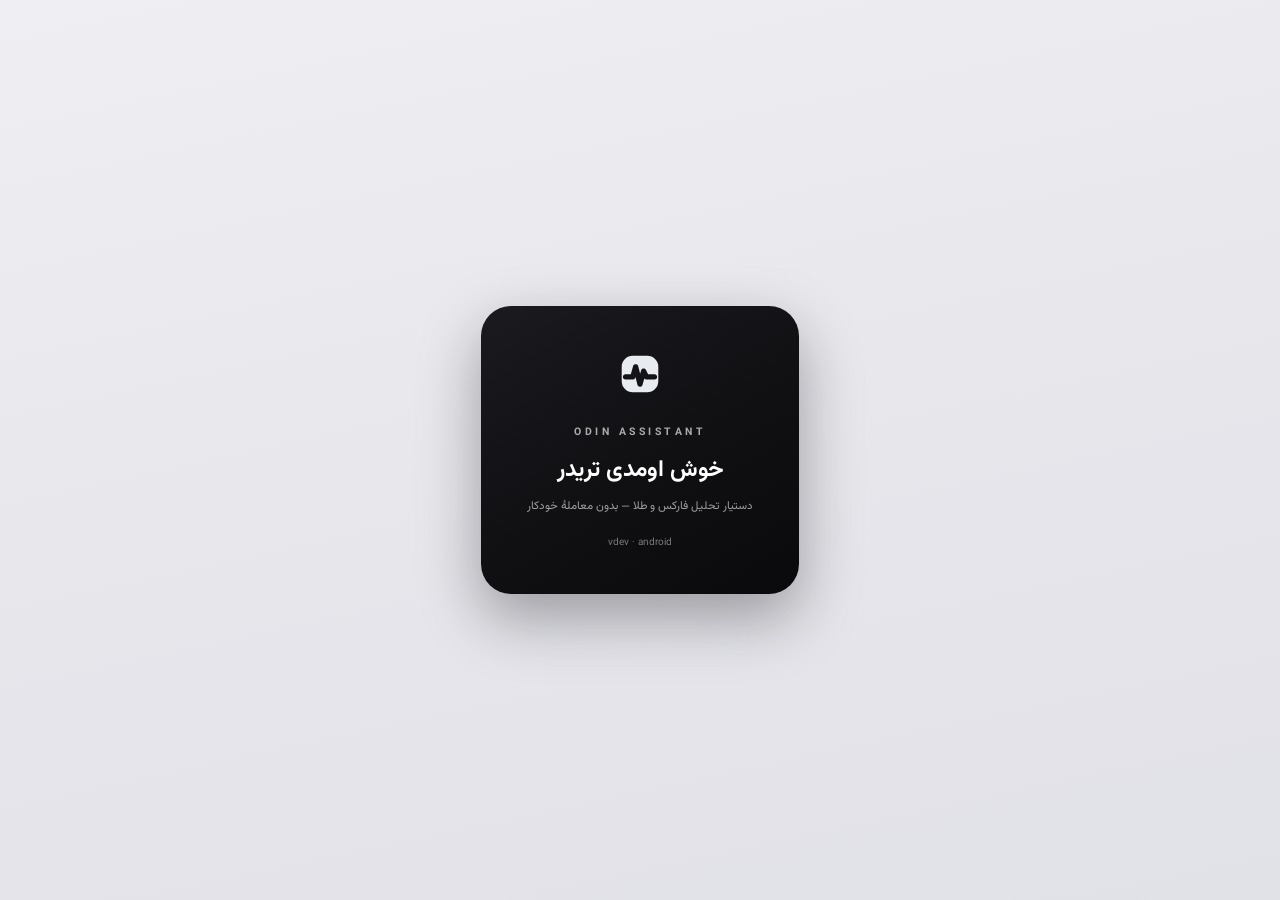
<file: android/app/src/main/assets/www/index.html>
<!DOCTYPE html>
<html lang="fa" dir="rtl">
<head>
<meta charset="utf-8">
<meta name="viewport" content="width=device-width, initial-scale=1, maximum-scale=1, user-scalable=no, viewport-fit=cover">
<meta name="theme-color" content="#E7E7EC">
<!-- باز نگه‌داشتن هر ارتباط خروجی از صفحه: اپ فقط فایل‌های محلی خودش را
     می‌خواند (file://) و هیچ اسکریپت/فریم/بیرونی لازم ندارد. این CSP یک
     لایهٔ دفاعی است، نه جایگزینِ اسکریپت‌های اعلامی.
     style-src عمداً 'unsafe-inline' دارد: ۱۲۷ style attribute در رشته‌های
     innerHTML استفاده می‌شود؛ حذف آن چیدمان را می‌شکند. script-src همچنان
     بدون unsafe-inline/unsafe-eval است. -->
<meta http-equiv="Content-Security-Policy"
      content="default-src 'none'; script-src 'self'; style-src 'self' 'unsafe-inline'; img-src 'self' data:; font-src 'self'; connect-src 'self'; form-action 'none'; base-uri 'none'; frame-ancestors 'none'">
<title>ODIN ASSISTANT</title>
<link rel="stylesheet" href="style.css">
</head>
<body>

<!-- پس‌زمینهٔ گرادیان محو (مثل paintEvent دسکتاپ) -->
<div id="bg" aria-hidden="true"></div>

<!-- Splash: کارت مشکی «خوش اومدی سوشیان» -->
<div id="splash" class="hidden">
  <div class="splash-card">
    <div class="splash-logo">
      <svg viewBox="0 0 48 48" width="52" height="52" aria-hidden="true">
        <g transform="scale(0.4444)"><path d="M39.0 16.0H69.0A23 23 0 0 1 92.0 39.0V69.0A23 23 0 0 1 69.0 92.0H39.0A23 23 0 0 1 16.0 69.0V39.0A23 23 0 0 1 39.0 16.0Z M39.0 65.5 L40.0 65.4 L41.0 65.1 L41.9 64.7 L42.7 64.1 L43.4 63.3 L43.9 62.5 L44.3 61.5 L44.6 60.3 L48.7 76.3 L49.0 77.4 L49.6 78.3 L50.4 79.1 L51.3 79.8 L52.3 80.2 L53.4 80.5 L54.5 80.5 L55.6 80.3 L56.6 79.8 L57.5 79.2 L58.3 78.4 L58.9 77.5 L59.3 76.5 L63.0 63.1 L63.1 63.3 L63.8 64.1 L64.6 64.7 L65.5 65.1 L66.5 65.4 L67.5 65.5 L84.0 65.5 L85.1 65.4 L86.1 65.1 L87.1 64.6 L87.9 63.9 L88.6 63.1 L89.1 62.1 L89.4 61.1 L89.5 60.0 L89.4 58.9 L89.1 57.9 L88.6 56.9 L87.9 56.1 L87.1 55.4 L86.1 54.9 L85.1 54.6 L84.0 54.5 L70.9 54.5 L66.4 45.5 L65.8 44.6 L65.1 43.8 L64.2 43.2 L63.2 42.8 L62.1 42.5 L61.0 42.5 L59.9 42.7 L58.9 43.2 L58.0 43.8 L57.2 44.6 L56.6 45.5 L56.2 46.5 L54.3 53.4 L50.3 37.7 L50.0 36.6 L49.4 35.7 L48.6 34.9 L47.7 34.2 L46.7 33.8 L45.6 33.5 L44.5 33.5 L43.5 33.7 L42.4 34.1 L41.5 34.8 L40.7 35.5 L40.1 36.5 L39.7 37.5 L34.9 54.5 L24.0 54.5 L22.9 54.6 L21.9 54.9 L20.9 55.4 L20.1 56.1 L19.4 56.9 L18.9 57.9 L18.6 58.9 L18.5 60.0 L18.6 61.1 L18.9 62.1 L19.4 63.1 L20.1 63.9 L20.9 64.6 L21.9 65.1 L22.9 65.4 L24.0 65.5 L39.0 65.5 Z" fill="#F4F8FD" fill-rule="evenodd"/></g>
      </svg>
    </div>
    <div class="splash-brand" dir="ltr">ODIN ASSISTANT</div>
    <div class="splash-name" id="splash-name">خوش اومدی!</div>
    <div class="splash-sub">دستیار تحلیل فارکس و طلا — بدون معاملهٔ خودکار</div>
    <!-- عدد نسخه عمداً در placeholder نیست: app.js آن را از PackageManager پر
     می‌کند. پیش‌تر «v0.19.0» هاردکد بود و اگر JS خطا می‌کرد کاربر نسخهٔ
     اشتباه می‌دید. -->
<div class="splash-ver" id="splash-ver">… · android</div>
  </div>
</div>

<div id="app" class="hidden">
  <!-- هدر -->
  <header id="hdr">
    <div class="hdr-main">
      <div>
        <div id="greet">سلام!</div>
        <!-- نام برند عمداً اینجا نیست: در Splash و «دربارهٔ ما» هست و تکرارش
       در هدر، باعث سرریز ۳۲px و دوخطی‌شدن ساعت می‌شد (v0.22.0 رفع شد). -->
        <div id="appsub">تحلیل و سیگنال · غیرخودکار</div>
      </div>
      <div class="hdr-side">
        <div id="clock" class="clock-pill">—</div>
        <button class="circle-btn" id="btn-settings" aria-label="تنظیمات">
          <svg viewBox="0 0 24 24" width="20" height="20" fill="none" stroke="currentColor" stroke-width="1.8" stroke-linecap="round">
            <circle cx="12" cy="12" r="3.2"/>
            <path d="M12 2.8v2.6M12 18.6v2.6M2.8 12h2.6M18.6 12h2.6M5.5 5.5l1.8 1.8M16.7 16.7l1.8 1.8M18.5 5.5l-1.8 1.8M7.3 16.7l-1.8 1.8"/>
          </svg>
        </button>
      </div>
    </div>
    <div id="hdr-status"></div>
  </header>

  <!-- صفحه‌ها -->
  <main id="pages">
    <section class="page" id="page-home"></section>
    <section class="page hidden" id="page-signals"></section>
    <section class="page hidden" id="page-calendar"></section>
    <section class="page hidden" id="page-news"></section>
    <section class="page hidden" id="page-journal"></section>
    <section class="page hidden" id="page-settings"></section>
    <section class="page hidden" id="page-briefing"></section>
    <section class="page hidden" id="page-about"></section>
    <section class="page hidden" id="page-chart"></section>
  </main>

  <!-- نوار تب پایین — کارت شناور سفید، تب فعال پیِل مشکی -->
  <nav id="tabbar">
    <button class="tab" data-tab="home">
      <svg viewBox="0 0 24 24" width="22" height="22" fill="none" stroke="currentColor" stroke-width="1.8" stroke-linecap="round" stroke-linejoin="round"><path d="M3.5 10.5 12 3.8l8.5 6.7V20a1 1 0 0 1-1 1h-4.6v-5.6H9.1V21H4.5a1 1 0 0 1-1-1z"/></svg>
      <span>خانه</span>
    </button>
    <button class="tab" data-tab="signals">
      <svg viewBox="0 0 24 24" width="22" height="22" fill="none" stroke="currentColor" stroke-width="1.8" stroke-linecap="round" stroke-linejoin="round"><path d="M12 3v3M12 3 5 6.5l1.7 3.4M12 3l7 3.5-1.7 3.4M5 6.5 3 17.5c0 2 4 3.5 9 3.5s9-1.5 9-3.5L19 6.5M12 7v14"/></svg>
      <span>سیگنال‌ها</span>
      <i class="badge hidden" id="badge-signals"></i>
    </button>
    <button class="tab" data-tab="calendar">
      <svg viewBox="0 0 24 24" width="22" height="22" fill="none" stroke="currentColor" stroke-width="1.8" stroke-linecap="round" stroke-linejoin="round"><rect x="3.5" y="5" width="17" height="16" rx="2.6"/><path d="M3.5 10h17M8 3v4M16 3v4"/></svg>
      <span>تقویم</span>
    </button>
    <button class="tab" data-tab="news">
      <svg viewBox="0 0 24 24" width="22" height="22" fill="none" stroke="currentColor" stroke-width="1.8" stroke-linecap="round" stroke-linejoin="round"><path d="M4 5h13a1 1 0 0 1 1 1v13a2 2 0 0 0 2 2H6a2 2 0 0 1-2-2z"/><path d="M7.5 9h6M7.5 12.5h6M7.5 16h3.5"/></svg>
      <span>اخبار</span>
      <i class="badge hidden" id="badge-news"></i>
    </button>
    <button class="tab" data-tab="journal">
      <svg viewBox="0 0 24 24" width="22" height="22" fill="none" stroke="currentColor" stroke-width="1.8" stroke-linecap="round" stroke-linejoin="round"><path d="M5 4.5A1.5 1.5 0 0 1 6.5 3H19v15H6.5A1.5 1.5 0 0 0 5 19.5z"/><path d="M5 19.5A1.5 1.5 0 0 1 6.5 18H19v3H6.5A1.5 1.5 0 0 1 5 19.5zM9 7.5h6"/></svg>
      <span>ژورنال</span>
    </button>
  </nav>
</div>

<!-- پیشرفت تحلیل -->
<div id="progress-root" class="hidden">
  <div class="progress-card">
    <div class="progress-head">
      <div class="spinner"></div>
      <div id="progress-title">در حال تحلیل...</div>
    </div>
    <div id="progress-log"></div>
    <button id="progress-close" class="btn hidden">بستن</button>
  </div>
</div>

<!-- مودال -->
<div id="modal-root" class="hidden">
  <div class="modal-card">
    <div id="modal-title"></div>
    <div id="modal-body"></div>
    <div class="modal-actions" id="modal-actions"></div>
  </div>
</div>

<!-- تست -->
<div id="toast-root" class="hidden"></div>

<!-- هستهٔ معماری پلاگین (فاز ۵) + پلاگین‌های داخلی اندروید (فاز ۶) — باید
     *پیش از همه* بار شوند: app.js/data.js قابلیت‌ها را از O.makeCaps مصرف
     می‌کنند و ساخت registry به بودنِ O.core در زمان اجرا نیاز دارد. -->
<script src="js/core.js"></script>
<script src="js/plugins.js"></script>
<script src="js/md5.js"></script>
<script src="js/fa.js"></script>
<script src="js/icons.js"></script>
<script src="js/nacl.js"></script>
<script src="js/license.js"></script>
<script src="js/config.js"></script>
<script src="js/indicators.js"></script>
<script src="js/session.js"></script>
<script src="js/technical.js"></script>
<script src="js/calendar.js"></script>
<script src="js/news.js"></script>
<script src="js/judge.js"></script>
<script src="js/journal.js"></script>
<script src="js/data.js"></script>
<script src="js/alerts.js"></script>
<script src="js/chart.js"></script>
<script src="js/sharecard.js"></script>
<script src="js/briefing.js"></script>
<!-- اجزای Aurora Glass 2.0 (پورت widgets.py دسکتاپ) — باید پیش از ui.js بار شود -->
<script src="js/components.js"></script>
<script src="js/ui.js"></script>
<script src="js/app.js"></script>
</body>
</html>
</file>
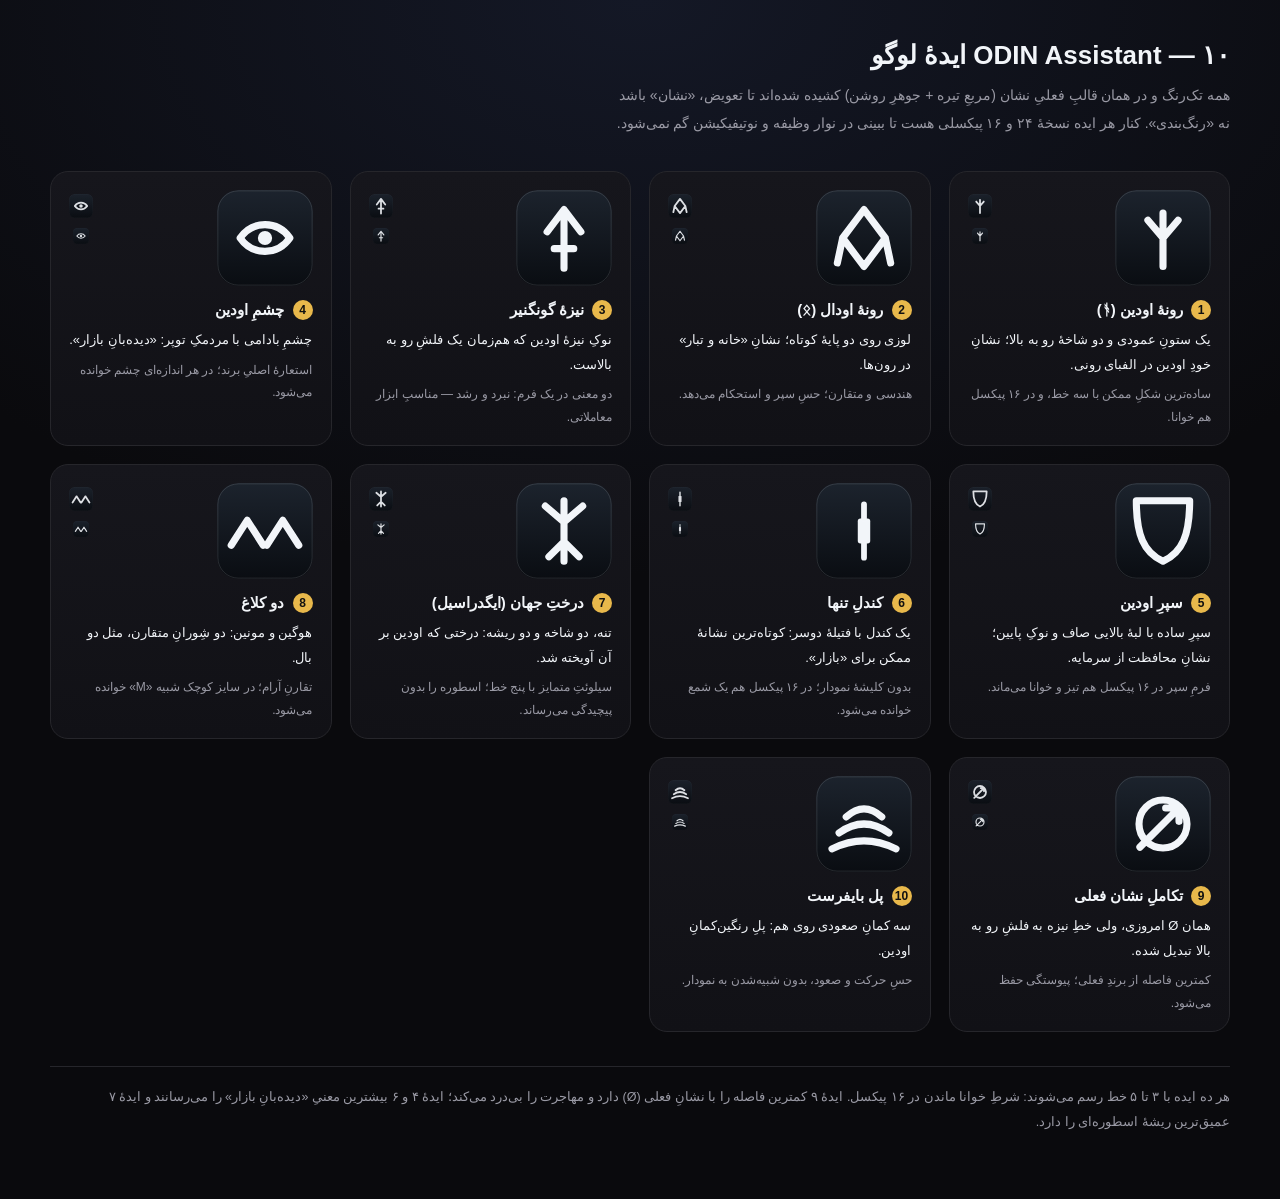
<file: docs/brand-ideas/preview.html>
<!doctype html>
<html lang="fa" dir="rtl"><head><meta charset="utf-8">
<meta name="viewport" content="width=device-width, initial-scale=1">
<title>ODIN Assistant — ۱۰ ایدهٔ لوگو</title>
<style>
  :root { --bg:#0A0A0D; --line:#26262B; --ink:#F2F5F9; --dim:#9A9AA5; --amber:#E8B84B; }
  * { box-sizing:border-box; }
  body { margin:0; padding:40px 28px 64px; background:radial-gradient(120% 80% at 50% 0%, #141826 0%, var(--bg) 60%);
          color:var(--ink); font-family:"Vazirmatn","Segoe UI",Tahoma,sans-serif; }
  header { max-width:1180px; margin:0 auto 34px; }
  h1 { font-size:26px; margin:0 0 10px; font-weight:700; }
  .sub { color:var(--dim); font-size:14px; line-height:2; margin:0; max-width:80ch; }
  .grid { max-width:1180px; margin:0 auto; display:grid; gap:18px;
           grid-template-columns:repeat(auto-fill, minmax(280px, 1fr)); }
  .card { background:linear-gradient(180deg,#16161C,#111116); border:1px solid var(--line);
           border-radius:18px; padding:18px 18px 16px; }
  .top { display:flex; justify-content:space-between; align-items:flex-start; margin-bottom:14px; }
  .sizes { display:flex; flex-direction:column; gap:10px; align-items:center; padding-top:4px; opacity:.9; }
  .big svg, .sizes svg { display:block; border-radius:22%; }
  h2 { font-size:15px; margin:0 0 8px; font-weight:700; display:flex; align-items:center; gap:8px; }
  .num { background:var(--amber); color:#111; width:20px; height:20px; border-radius:50%;
          display:inline-flex; align-items:center; justify-content:center; font-size:12px; font-weight:700; }
  .what { font-size:13px; line-height:1.9; margin:0 0 6px; }
  .why { font-size:12px; line-height:1.9; margin:0; color:var(--dim); }
  footer { max-width:1180px; margin:34px auto 0; color:var(--dim); font-size:12.5px; line-height:2;
            border-top:1px solid var(--line); padding-top:18px; }
</style></head><body>
<header>
  <h1>ODIN Assistant — ۱۰ ایدهٔ لوگو</h1>
  <p class="sub">همه تک‌رنگ و در همان قالبِ فعلیِ نشان (مربعِ تیره + جوهرِ روشن) کشیده شده‌اند تا تعویض، «نشان» باشد نه «رنگ‌بندی».
  کنار هر ایده نسخهٔ ۲۴ و ۱۶ پیکسلی هست تا ببینی در نوار وظیفه و نوتیفیکیشن گم نمی‌شود.</p>
</header>
<div class="grid">
  <article class="card">
    <div class="top">
      <div class="big"><svg class="ico" width="96" height="96" viewBox="0 0 108 108" aria-hidden="true">
  <defs><linearGradient id="f1" x1="0" y1="0" x2="0" y2="1"><stop offset="0" stop-color="#1C232D"/><stop offset="1" stop-color="#0A0D12"/></linearGradient></defs>
  <rect width="108" height="108" rx="24" fill="url(#f1)"/>
  <rect x="1" y="1" width="106" height="106" rx="23" fill="none" stroke="#fff" stroke-opacity=".13"/>
  <g fill="none" stroke="#F2F5F9" stroke-width="8" stroke-linecap="round" stroke-linejoin="round">
    <path d="M54 86 V26 M54 54 L37 34 M54 54 L71 34"/>
  </g>
  
</svg></div>
      <div class="sizes"><div><svg class="ico" width="24" height="24" viewBox="0 0 108 108" aria-hidden="true">
  <defs><linearGradient id="f1" x1="0" y1="0" x2="0" y2="1"><stop offset="0" stop-color="#1C232D"/><stop offset="1" stop-color="#0A0D12"/></linearGradient></defs>
  <rect width="108" height="108" rx="24" fill="url(#f1)"/>
  <rect x="1" y="1" width="106" height="106" rx="23" fill="none" stroke="#fff" stroke-opacity=".13"/>
  <g fill="none" stroke="#F2F5F9" stroke-width="8" stroke-linecap="round" stroke-linejoin="round">
    <path d="M54 86 V26 M54 54 L37 34 M54 54 L71 34"/>
  </g>
  
</svg></div><div><svg class="ico" width="16" height="16" viewBox="0 0 108 108" aria-hidden="true">
  <defs><linearGradient id="f1" x1="0" y1="0" x2="0" y2="1"><stop offset="0" stop-color="#1C232D"/><stop offset="1" stop-color="#0A0D12"/></linearGradient></defs>
  <rect width="108" height="108" rx="24" fill="url(#f1)"/>
  <rect x="1" y="1" width="106" height="106" rx="23" fill="none" stroke="#fff" stroke-opacity=".13"/>
  <g fill="none" stroke="#F2F5F9" stroke-width="8" stroke-linecap="round" stroke-linejoin="round">
    <path d="M54 86 V26 M54 54 L37 34 M54 54 L71 34"/>
  </g>
  
</svg></div></div>
    </div>
    <h2><span class="num">1</span> رونهٔ اودین (ᚬ)</h2>
    <p class="what">یک ستونِ عمودی و دو شاخهٔ رو به بالا؛ نشانِ خودِ اودین در الفبای رونی.</p>
    <p class="why">ساده‌ترین شکلِ ممکن با سه خط، و در ۱۶ پیکسل هم خوانا.</p>
  </article>
  <article class="card">
    <div class="top">
      <div class="big"><svg class="ico" width="96" height="96" viewBox="0 0 108 108" aria-hidden="true">
  <defs><linearGradient id="f2" x1="0" y1="0" x2="0" y2="1"><stop offset="0" stop-color="#1C232D"/><stop offset="1" stop-color="#0A0D12"/></linearGradient></defs>
  <rect width="108" height="108" rx="24" fill="url(#f2)"/>
  <rect x="1" y="1" width="106" height="106" rx="23" fill="none" stroke="#fff" stroke-opacity=".13"/>
  <g fill="none" stroke="#F2F5F9" stroke-width="8" stroke-linecap="round" stroke-linejoin="round">
    <path d="M54 22 L78 54 L54 86 L30 54 Z M30 54 L24 82 M78 54 L84 82"/>
  </g>
  
</svg></div>
      <div class="sizes"><div><svg class="ico" width="24" height="24" viewBox="0 0 108 108" aria-hidden="true">
  <defs><linearGradient id="f2" x1="0" y1="0" x2="0" y2="1"><stop offset="0" stop-color="#1C232D"/><stop offset="1" stop-color="#0A0D12"/></linearGradient></defs>
  <rect width="108" height="108" rx="24" fill="url(#f2)"/>
  <rect x="1" y="1" width="106" height="106" rx="23" fill="none" stroke="#fff" stroke-opacity=".13"/>
  <g fill="none" stroke="#F2F5F9" stroke-width="8" stroke-linecap="round" stroke-linejoin="round">
    <path d="M54 22 L78 54 L54 86 L30 54 Z M30 54 L24 82 M78 54 L84 82"/>
  </g>
  
</svg></div><div><svg class="ico" width="16" height="16" viewBox="0 0 108 108" aria-hidden="true">
  <defs><linearGradient id="f2" x1="0" y1="0" x2="0" y2="1"><stop offset="0" stop-color="#1C232D"/><stop offset="1" stop-color="#0A0D12"/></linearGradient></defs>
  <rect width="108" height="108" rx="24" fill="url(#f2)"/>
  <rect x="1" y="1" width="106" height="106" rx="23" fill="none" stroke="#fff" stroke-opacity=".13"/>
  <g fill="none" stroke="#F2F5F9" stroke-width="8" stroke-linecap="round" stroke-linejoin="round">
    <path d="M54 22 L78 54 L54 86 L30 54 Z M30 54 L24 82 M78 54 L84 82"/>
  </g>
  
</svg></div></div>
    </div>
    <h2><span class="num">2</span> رونهٔ اودال (ᛟ)</h2>
    <p class="what">لوزی روی دو پایهٔ کوتاه؛ نشانِ «خانه و تبار» در رون‌ها.</p>
    <p class="why">هندسی و متقارن؛ حسِ سپر و استحکام می‌دهد.</p>
  </article>
  <article class="card">
    <div class="top">
      <div class="big"><svg class="ico" width="96" height="96" viewBox="0 0 108 108" aria-hidden="true">
  <defs><linearGradient id="f3" x1="0" y1="0" x2="0" y2="1"><stop offset="0" stop-color="#1C232D"/><stop offset="1" stop-color="#0A0D12"/></linearGradient></defs>
  <rect width="108" height="108" rx="24" fill="url(#f3)"/>
  <rect x="1" y="1" width="106" height="106" rx="23" fill="none" stroke="#fff" stroke-opacity=".13"/>
  <g fill="none" stroke="#F2F5F9" stroke-width="8" stroke-linecap="round" stroke-linejoin="round">
    <path d="M54 88 V28 M35 47 L54 22 L73 47 M43 66 H65"/>
  </g>
  
</svg></div>
      <div class="sizes"><div><svg class="ico" width="24" height="24" viewBox="0 0 108 108" aria-hidden="true">
  <defs><linearGradient id="f3" x1="0" y1="0" x2="0" y2="1"><stop offset="0" stop-color="#1C232D"/><stop offset="1" stop-color="#0A0D12"/></linearGradient></defs>
  <rect width="108" height="108" rx="24" fill="url(#f3)"/>
  <rect x="1" y="1" width="106" height="106" rx="23" fill="none" stroke="#fff" stroke-opacity=".13"/>
  <g fill="none" stroke="#F2F5F9" stroke-width="8" stroke-linecap="round" stroke-linejoin="round">
    <path d="M54 88 V28 M35 47 L54 22 L73 47 M43 66 H65"/>
  </g>
  
</svg></div><div><svg class="ico" width="16" height="16" viewBox="0 0 108 108" aria-hidden="true">
  <defs><linearGradient id="f3" x1="0" y1="0" x2="0" y2="1"><stop offset="0" stop-color="#1C232D"/><stop offset="1" stop-color="#0A0D12"/></linearGradient></defs>
  <rect width="108" height="108" rx="24" fill="url(#f3)"/>
  <rect x="1" y="1" width="106" height="106" rx="23" fill="none" stroke="#fff" stroke-opacity=".13"/>
  <g fill="none" stroke="#F2F5F9" stroke-width="8" stroke-linecap="round" stroke-linejoin="round">
    <path d="M54 88 V28 M35 47 L54 22 L73 47 M43 66 H65"/>
  </g>
  
</svg></div></div>
    </div>
    <h2><span class="num">3</span> نیزهٔ گونگنیر</h2>
    <p class="what">نوکِ نیزهٔ اودین که هم‌زمان یک فلشِ رو به بالاست.</p>
    <p class="why">دو معنی در یک فرم: نبرد و رشد — مناسبِ ابزار معاملاتی.</p>
  </article>
  <article class="card">
    <div class="top">
      <div class="big"><svg class="ico" width="96" height="96" viewBox="0 0 108 108" aria-hidden="true">
  <defs><linearGradient id="f4" x1="0" y1="0" x2="0" y2="1"><stop offset="0" stop-color="#1C232D"/><stop offset="1" stop-color="#0A0D12"/></linearGradient></defs>
  <rect width="108" height="108" rx="24" fill="url(#f4)"/>
  <rect x="1" y="1" width="106" height="106" rx="23" fill="none" stroke="#fff" stroke-opacity=".13"/>
  <g fill="none" stroke="#F2F5F9" stroke-width="8" stroke-linecap="round" stroke-linejoin="round">
    <path d="M26 54 C40 34 68 34 82 54 C68 74 40 74 26 54 Z"/>
  </g>
  <circle cx="54" cy="54" r="8" fill="#F2F5F9" stroke="none"/>
</svg></div>
      <div class="sizes"><div><svg class="ico" width="24" height="24" viewBox="0 0 108 108" aria-hidden="true">
  <defs><linearGradient id="f4" x1="0" y1="0" x2="0" y2="1"><stop offset="0" stop-color="#1C232D"/><stop offset="1" stop-color="#0A0D12"/></linearGradient></defs>
  <rect width="108" height="108" rx="24" fill="url(#f4)"/>
  <rect x="1" y="1" width="106" height="106" rx="23" fill="none" stroke="#fff" stroke-opacity=".13"/>
  <g fill="none" stroke="#F2F5F9" stroke-width="8" stroke-linecap="round" stroke-linejoin="round">
    <path d="M26 54 C40 34 68 34 82 54 C68 74 40 74 26 54 Z"/>
  </g>
  <circle cx="54" cy="54" r="8" fill="#F2F5F9" stroke="none"/>
</svg></div><div><svg class="ico" width="16" height="16" viewBox="0 0 108 108" aria-hidden="true">
  <defs><linearGradient id="f4" x1="0" y1="0" x2="0" y2="1"><stop offset="0" stop-color="#1C232D"/><stop offset="1" stop-color="#0A0D12"/></linearGradient></defs>
  <rect width="108" height="108" rx="24" fill="url(#f4)"/>
  <rect x="1" y="1" width="106" height="106" rx="23" fill="none" stroke="#fff" stroke-opacity=".13"/>
  <g fill="none" stroke="#F2F5F9" stroke-width="8" stroke-linecap="round" stroke-linejoin="round">
    <path d="M26 54 C40 34 68 34 82 54 C68 74 40 74 26 54 Z"/>
  </g>
  <circle cx="54" cy="54" r="8" fill="#F2F5F9" stroke="none"/>
</svg></div></div>
    </div>
    <h2><span class="num">4</span> چشمِ اودین</h2>
    <p class="what">چشمِ بادامی با مردمکِ توپر: «دیده‌بانِ بازار».</p>
    <p class="why">استعارهٔ اصلیِ برند؛ در هر اندازه‌ای چشم خوانده می‌شود.</p>
  </article>
  <article class="card">
    <div class="top">
      <div class="big"><svg class="ico" width="96" height="96" viewBox="0 0 108 108" aria-hidden="true">
  <defs><linearGradient id="f5" x1="0" y1="0" x2="0" y2="1"><stop offset="0" stop-color="#1C232D"/><stop offset="1" stop-color="#0A0D12"/></linearGradient></defs>
  <rect width="108" height="108" rx="24" fill="url(#f5)"/>
  <rect x="1" y="1" width="106" height="106" rx="23" fill="none" stroke="#fff" stroke-opacity=".13"/>
  <g fill="none" stroke="#F2F5F9" stroke-width="8" stroke-linecap="round" stroke-linejoin="round">
    <path d="M54 20 H84 C84 58 76 78 54 88 C32 78 24 58 24 20 Z"/>
  </g>
  
</svg></div>
      <div class="sizes"><div><svg class="ico" width="24" height="24" viewBox="0 0 108 108" aria-hidden="true">
  <defs><linearGradient id="f5" x1="0" y1="0" x2="0" y2="1"><stop offset="0" stop-color="#1C232D"/><stop offset="1" stop-color="#0A0D12"/></linearGradient></defs>
  <rect width="108" height="108" rx="24" fill="url(#f5)"/>
  <rect x="1" y="1" width="106" height="106" rx="23" fill="none" stroke="#fff" stroke-opacity=".13"/>
  <g fill="none" stroke="#F2F5F9" stroke-width="8" stroke-linecap="round" stroke-linejoin="round">
    <path d="M54 20 H84 C84 58 76 78 54 88 C32 78 24 58 24 20 Z"/>
  </g>
  
</svg></div><div><svg class="ico" width="16" height="16" viewBox="0 0 108 108" aria-hidden="true">
  <defs><linearGradient id="f5" x1="0" y1="0" x2="0" y2="1"><stop offset="0" stop-color="#1C232D"/><stop offset="1" stop-color="#0A0D12"/></linearGradient></defs>
  <rect width="108" height="108" rx="24" fill="url(#f5)"/>
  <rect x="1" y="1" width="106" height="106" rx="23" fill="none" stroke="#fff" stroke-opacity=".13"/>
  <g fill="none" stroke="#F2F5F9" stroke-width="8" stroke-linecap="round" stroke-linejoin="round">
    <path d="M54 20 H84 C84 58 76 78 54 88 C32 78 24 58 24 20 Z"/>
  </g>
  
</svg></div></div>
    </div>
    <h2><span class="num">5</span> سپرِ اودین</h2>
    <p class="what">سپرِ ساده با لبهٔ بالایی صاف و نوکِ پایین؛ نشانِ محافظت از سرمایه.</p>
    <p class="why">فرمِ سپر در ۱۶ پیکسل هم تیز و خوانا می‌ماند.</p>
  </article>
  <article class="card">
    <div class="top">
      <div class="big"><svg class="ico" width="96" height="96" viewBox="0 0 108 108" aria-hidden="true">
  <defs><linearGradient id="f6" x1="0" y1="0" x2="0" y2="1"><stop offset="0" stop-color="#1C232D"/><stop offset="1" stop-color="#0A0D12"/></linearGradient></defs>
  <rect width="108" height="108" rx="24" fill="url(#f6)"/>
  <rect x="1" y="1" width="106" height="106" rx="23" fill="none" stroke="#fff" stroke-opacity=".13"/>
  <g fill="none" stroke="#F2F5F9" stroke-width="8" stroke-linecap="round" stroke-linejoin="round">
    
  </g>
  <g fill="#F2F5F9" stroke="none"><rect x="47" y="40" width="14" height="28" rx="3"/></g><g fill="none" stroke="#F2F5F9" stroke-width="6.5" stroke-linecap="round"><path d="M54 24 V40 M54 68 V84"/></g>
</svg></div>
      <div class="sizes"><div><svg class="ico" width="24" height="24" viewBox="0 0 108 108" aria-hidden="true">
  <defs><linearGradient id="f6" x1="0" y1="0" x2="0" y2="1"><stop offset="0" stop-color="#1C232D"/><stop offset="1" stop-color="#0A0D12"/></linearGradient></defs>
  <rect width="108" height="108" rx="24" fill="url(#f6)"/>
  <rect x="1" y="1" width="106" height="106" rx="23" fill="none" stroke="#fff" stroke-opacity=".13"/>
  <g fill="none" stroke="#F2F5F9" stroke-width="8" stroke-linecap="round" stroke-linejoin="round">
    
  </g>
  <g fill="#F2F5F9" stroke="none"><rect x="47" y="40" width="14" height="28" rx="3"/></g><g fill="none" stroke="#F2F5F9" stroke-width="6.5" stroke-linecap="round"><path d="M54 24 V40 M54 68 V84"/></g>
</svg></div><div><svg class="ico" width="16" height="16" viewBox="0 0 108 108" aria-hidden="true">
  <defs><linearGradient id="f6" x1="0" y1="0" x2="0" y2="1"><stop offset="0" stop-color="#1C232D"/><stop offset="1" stop-color="#0A0D12"/></linearGradient></defs>
  <rect width="108" height="108" rx="24" fill="url(#f6)"/>
  <rect x="1" y="1" width="106" height="106" rx="23" fill="none" stroke="#fff" stroke-opacity=".13"/>
  <g fill="none" stroke="#F2F5F9" stroke-width="8" stroke-linecap="round" stroke-linejoin="round">
    
  </g>
  <g fill="#F2F5F9" stroke="none"><rect x="47" y="40" width="14" height="28" rx="3"/></g><g fill="none" stroke="#F2F5F9" stroke-width="6.5" stroke-linecap="round"><path d="M54 24 V40 M54 68 V84"/></g>
</svg></div></div>
    </div>
    <h2><span class="num">6</span> کندلِ تنها</h2>
    <p class="what">یک کندل با فتیلهٔ دوسر: کوتاه‌ترین نشانهٔ ممکن برای «بازار».</p>
    <p class="why">بدون کلیشهٔ نمودار؛ در ۱۶ پیکسل هم یک شمع خوانده می‌شود.</p>
  </article>
  <article class="card">
    <div class="top">
      <div class="big"><svg class="ico" width="96" height="96" viewBox="0 0 108 108" aria-hidden="true">
  <defs><linearGradient id="f7" x1="0" y1="0" x2="0" y2="1"><stop offset="0" stop-color="#1C232D"/><stop offset="1" stop-color="#0A0D12"/></linearGradient></defs>
  <rect width="108" height="108" rx="24" fill="url(#f7)"/>
  <rect x="1" y="1" width="106" height="106" rx="23" fill="none" stroke="#fff" stroke-opacity=".13"/>
  <g fill="none" stroke="#F2F5F9" stroke-width="8" stroke-linecap="round" stroke-linejoin="round">
    <path d="M54 20 V88 M54 44 L33 26 M54 44 L75 26 M54 66 L37 83 M54 66 L71 83"/>
  </g>
  
</svg></div>
      <div class="sizes"><div><svg class="ico" width="24" height="24" viewBox="0 0 108 108" aria-hidden="true">
  <defs><linearGradient id="f7" x1="0" y1="0" x2="0" y2="1"><stop offset="0" stop-color="#1C232D"/><stop offset="1" stop-color="#0A0D12"/></linearGradient></defs>
  <rect width="108" height="108" rx="24" fill="url(#f7)"/>
  <rect x="1" y="1" width="106" height="106" rx="23" fill="none" stroke="#fff" stroke-opacity=".13"/>
  <g fill="none" stroke="#F2F5F9" stroke-width="8" stroke-linecap="round" stroke-linejoin="round">
    <path d="M54 20 V88 M54 44 L33 26 M54 44 L75 26 M54 66 L37 83 M54 66 L71 83"/>
  </g>
  
</svg></div><div><svg class="ico" width="16" height="16" viewBox="0 0 108 108" aria-hidden="true">
  <defs><linearGradient id="f7" x1="0" y1="0" x2="0" y2="1"><stop offset="0" stop-color="#1C232D"/><stop offset="1" stop-color="#0A0D12"/></linearGradient></defs>
  <rect width="108" height="108" rx="24" fill="url(#f7)"/>
  <rect x="1" y="1" width="106" height="106" rx="23" fill="none" stroke="#fff" stroke-opacity=".13"/>
  <g fill="none" stroke="#F2F5F9" stroke-width="8" stroke-linecap="round" stroke-linejoin="round">
    <path d="M54 20 V88 M54 44 L33 26 M54 44 L75 26 M54 66 L37 83 M54 66 L71 83"/>
  </g>
  
</svg></div></div>
    </div>
    <h2><span class="num">7</span> درختِ جهان (ایگدراسیل)</h2>
    <p class="what">تنه، دو شاخه و دو ریشه: درختی که اودین بر آن آویخته شد.</p>
    <p class="why">سیلوئتِ متمایز با پنج خط؛ اسطوره را بدون پیچیدگی می‌رساند.</p>
  </article>
  <article class="card">
    <div class="top">
      <div class="big"><svg class="ico" width="96" height="96" viewBox="0 0 108 108" aria-hidden="true">
  <defs><linearGradient id="f8" x1="0" y1="0" x2="0" y2="1"><stop offset="0" stop-color="#1C232D"/><stop offset="1" stop-color="#0A0D12"/></linearGradient></defs>
  <rect width="108" height="108" rx="24" fill="url(#f8)"/>
  <rect x="1" y="1" width="106" height="106" rx="23" fill="none" stroke="#fff" stroke-opacity=".13"/>
  <g fill="none" stroke="#F2F5F9" stroke-width="8" stroke-linecap="round" stroke-linejoin="round">
    <path d="M16 70 L34 42 L52 70 M56 70 L74 42 L92 70"/>
  </g>
  
</svg></div>
      <div class="sizes"><div><svg class="ico" width="24" height="24" viewBox="0 0 108 108" aria-hidden="true">
  <defs><linearGradient id="f8" x1="0" y1="0" x2="0" y2="1"><stop offset="0" stop-color="#1C232D"/><stop offset="1" stop-color="#0A0D12"/></linearGradient></defs>
  <rect width="108" height="108" rx="24" fill="url(#f8)"/>
  <rect x="1" y="1" width="106" height="106" rx="23" fill="none" stroke="#fff" stroke-opacity=".13"/>
  <g fill="none" stroke="#F2F5F9" stroke-width="8" stroke-linecap="round" stroke-linejoin="round">
    <path d="M16 70 L34 42 L52 70 M56 70 L74 42 L92 70"/>
  </g>
  
</svg></div><div><svg class="ico" width="16" height="16" viewBox="0 0 108 108" aria-hidden="true">
  <defs><linearGradient id="f8" x1="0" y1="0" x2="0" y2="1"><stop offset="0" stop-color="#1C232D"/><stop offset="1" stop-color="#0A0D12"/></linearGradient></defs>
  <rect width="108" height="108" rx="24" fill="url(#f8)"/>
  <rect x="1" y="1" width="106" height="106" rx="23" fill="none" stroke="#fff" stroke-opacity=".13"/>
  <g fill="none" stroke="#F2F5F9" stroke-width="8" stroke-linecap="round" stroke-linejoin="round">
    <path d="M16 70 L34 42 L52 70 M56 70 L74 42 L92 70"/>
  </g>
  
</svg></div></div>
    </div>
    <h2><span class="num">8</span> دو کلاغ</h2>
    <p class="what">هوگین و مونین: دو شِورانِ متقارن، مثل دو بال.</p>
    <p class="why">تقارنِ آرام؛ در سایز کوچک شبیه «M» خوانده می‌شود.</p>
  </article>
  <article class="card">
    <div class="top">
      <div class="big"><svg class="ico" width="96" height="96" viewBox="0 0 108 108" aria-hidden="true">
  <defs><linearGradient id="f9" x1="0" y1="0" x2="0" y2="1"><stop offset="0" stop-color="#1C232D"/><stop offset="1" stop-color="#0A0D12"/></linearGradient></defs>
  <rect width="108" height="108" rx="24" fill="url(#f9)"/>
  <rect x="1" y="1" width="106" height="106" rx="23" fill="none" stroke="#fff" stroke-opacity=".13"/>
  <g fill="none" stroke="#F2F5F9" stroke-width="8" stroke-linecap="round" stroke-linejoin="round">
    <path d="M54 27 A27 27 0 1 1 54 81 A27 27 0 1 1 54 27 M28 80 L72 36 M72 36 H57 M72 36 V51"/>
  </g>
  
</svg></div>
      <div class="sizes"><div><svg class="ico" width="24" height="24" viewBox="0 0 108 108" aria-hidden="true">
  <defs><linearGradient id="f9" x1="0" y1="0" x2="0" y2="1"><stop offset="0" stop-color="#1C232D"/><stop offset="1" stop-color="#0A0D12"/></linearGradient></defs>
  <rect width="108" height="108" rx="24" fill="url(#f9)"/>
  <rect x="1" y="1" width="106" height="106" rx="23" fill="none" stroke="#fff" stroke-opacity=".13"/>
  <g fill="none" stroke="#F2F5F9" stroke-width="8" stroke-linecap="round" stroke-linejoin="round">
    <path d="M54 27 A27 27 0 1 1 54 81 A27 27 0 1 1 54 27 M28 80 L72 36 M72 36 H57 M72 36 V51"/>
  </g>
  
</svg></div><div><svg class="ico" width="16" height="16" viewBox="0 0 108 108" aria-hidden="true">
  <defs><linearGradient id="f9" x1="0" y1="0" x2="0" y2="1"><stop offset="0" stop-color="#1C232D"/><stop offset="1" stop-color="#0A0D12"/></linearGradient></defs>
  <rect width="108" height="108" rx="24" fill="url(#f9)"/>
  <rect x="1" y="1" width="106" height="106" rx="23" fill="none" stroke="#fff" stroke-opacity=".13"/>
  <g fill="none" stroke="#F2F5F9" stroke-width="8" stroke-linecap="round" stroke-linejoin="round">
    <path d="M54 27 A27 27 0 1 1 54 81 A27 27 0 1 1 54 27 M28 80 L72 36 M72 36 H57 M72 36 V51"/>
  </g>
  
</svg></div></div>
    </div>
    <h2><span class="num">9</span> تکاملِ نشان فعلی</h2>
    <p class="what">همان Ø امروزی، ولی خطِ نیزه به فلشِ رو به بالا تبدیل شده.</p>
    <p class="why">کمترین فاصله از برندِ فعلی؛ پیوستگی حفظ می‌شود.</p>
  </article>
  <article class="card">
    <div class="top">
      <div class="big"><svg class="ico" width="96" height="96" viewBox="0 0 108 108" aria-hidden="true">
  <defs><linearGradient id="f10" x1="0" y1="0" x2="0" y2="1"><stop offset="0" stop-color="#1C232D"/><stop offset="1" stop-color="#0A0D12"/></linearGradient></defs>
  <rect width="108" height="108" rx="24" fill="url(#f10)"/>
  <rect x="1" y="1" width="106" height="106" rx="23" fill="none" stroke="#fff" stroke-opacity=".13"/>
  <g fill="none" stroke="#F2F5F9" stroke-width="8" stroke-linecap="round" stroke-linejoin="round">
    <path d="M18 82 Q54 64 90 82 M26 64 Q54 44 82 64 M34 46 Q54 28 74 46"/>
  </g>
  
</svg></div>
      <div class="sizes"><div><svg class="ico" width="24" height="24" viewBox="0 0 108 108" aria-hidden="true">
  <defs><linearGradient id="f10" x1="0" y1="0" x2="0" y2="1"><stop offset="0" stop-color="#1C232D"/><stop offset="1" stop-color="#0A0D12"/></linearGradient></defs>
  <rect width="108" height="108" rx="24" fill="url(#f10)"/>
  <rect x="1" y="1" width="106" height="106" rx="23" fill="none" stroke="#fff" stroke-opacity=".13"/>
  <g fill="none" stroke="#F2F5F9" stroke-width="8" stroke-linecap="round" stroke-linejoin="round">
    <path d="M18 82 Q54 64 90 82 M26 64 Q54 44 82 64 M34 46 Q54 28 74 46"/>
  </g>
  
</svg></div><div><svg class="ico" width="16" height="16" viewBox="0 0 108 108" aria-hidden="true">
  <defs><linearGradient id="f10" x1="0" y1="0" x2="0" y2="1"><stop offset="0" stop-color="#1C232D"/><stop offset="1" stop-color="#0A0D12"/></linearGradient></defs>
  <rect width="108" height="108" rx="24" fill="url(#f10)"/>
  <rect x="1" y="1" width="106" height="106" rx="23" fill="none" stroke="#fff" stroke-opacity=".13"/>
  <g fill="none" stroke="#F2F5F9" stroke-width="8" stroke-linecap="round" stroke-linejoin="round">
    <path d="M18 82 Q54 64 90 82 M26 64 Q54 44 82 64 M34 46 Q54 28 74 46"/>
  </g>
  
</svg></div></div>
    </div>
    <h2><span class="num">10</span> پل بایفرست</h2>
    <p class="what">سه کمانِ صعودی روی هم: پلِ رنگین‌کمانِ اودین.</p>
    <p class="why">حسِ حرکت و صعود، بدون شبیه‌شدن به نمودار.</p>
  </article>
</div>
<footer>
  هر ده ایده با ۳ تا ۵ خط رسم می‌شوند: شرطِ خوانا ماندن در ۱۶ پیکسل. ایدهٔ ۹ کمترین فاصله را با نشانِ فعلی (Ø) دارد و مهاجرت را بی‌درد می‌کند؛
  ایدهٔ ۴ و ۶ بیشترین معنیِ «دیده‌بانِ بازار» را می‌رسانند و ایدهٔ ۷ عمیق‌ترین ریشهٔ اسطوره‌ای را دارد.
</footer>
</body></html>
</file>
<file: android/app/src/main/assets/www/style.css>
/* ══════════════════════════════════════════════════════════════
   ODIN ASSISTANT — تم روشنِ شیشه‌ای برای موبایل · Aurora Glass 2.0

   ⚠️ این فایل با src/ui/theme.py «قرارداد پاریتی» دارد و توسط
      tests/js/smoke_theme_parity.js قفل شده است:
      هر توکنِ dataclass Theme باید اینجا با همان نامِ kebab-case و
      «همان مقدار» حاضر باشد. توکن تازه‌ای به theme.py اضافه کردی؟
      اینجا هم اضافه کن، وگرنه CI قرمز می‌شود.

   پیش‌تر همین هدر ادعا می‌کرد «دقیقاً همان توکن‌های دسکتاپ» ولی هیچ
   تستی آن را نمی‌سنجید؛ در v0.20.0 دسکتاپ ۱۲ توکن تازه گرفت و
   اندروید ۲۱ توکن عقب افتاد (و amber سه مقدار متفاوت داشت).
   حالا ادعا تست دارد.

   رنگ‌های معنایی مجاز: سبز (خرید) · قرمز (فروش/وتو) · کهربایی (رتبه/هشدار)
   رنگ برند و شفق فقط در جاهای ظریف و با آلفای پایین.
   ══════════════════════════════════════════════════════════════ */

:root {
  /* ── پس‌زمینه و شیشه ─────────────────────────────────────── */
  --bg: #E7E7EC;
  --bg-alt: #F2F2F5;
  --glass: #FFFFFF;
  --glass-alpha: 0.55;

  /* ── سطح‌ها ──────────────────────────────────────────────── */
  --card: #FFFFFF;
  --card-hover: #F7F7F9;
  --raised: #EDEDF0;
  --input-bg: #FAFAFC;
  --ink-card: #101013;
  --ink-tile: #26262B;

  /* ── مرزها ───────────────────────────────────────────────── */
  --border: #E3E3E8;
  --border-strong: #D2D2D9;
  --divider: #ECECF0;

  /* ── جوهر (متن) ──────────────────────────────────────────── */
  --text: #0B0B0C;
  --text-2: #55555E;
  --text-3: #6A6A74;
  --accent-ink: #0B0B0C;
  --on-ink: #FFFFFF;

  /* ── رنگ‌های معنایی ──────────────────────────────────────── */
  --green: #1F9D66;
  --green-text: #177B50;
  --green-tint: #E4F5EC;
  --red: #D64545;
  --red-text: #B23A3A;
  --red-tint: #FBEAEA;
  --amber: #E0A83C;
  --amber-tint: #FBF1DC;

  /* ── v0.20.0 — برند و شفق (Aurora) ───────────────────────── */
  --brand: #101013;
  --brand-tint: #EDEDF0;
  --aurora-indigo: #7A6CF0;
  --aurora-cyan: #46C8E8;
  --aurora-pink: #EE7BC8;

  /* ── کنسول تیره داخل کارت‌ها (لاگ/گزارش/سیگنال) ───────────── */
  --console-bg: #0E0E13;
  --console-text: #D9D9E2;
  --console-dim: #7C7C8A;
  --console-green: #5FD39A;
  --console-red: #FF8F8F;

  /* ── صفحهٔ ورود (Onboarding) ─────────────────────────────── */
  --onb-bg: #0B0B10;
  --onb-glass: #FFFFFF;

  /* ── شعاع‌ها ─────────────────────────────────────────────── */
  --radius-card: 22px;
  --radius-ctrl: 12px;
  --radius-pill: 999px;
  --radius-sheet: 28px;

  /* ── v1.4.0 — عمق نرم و حرکت (پاریتی با Theme در theme.py) ── */
  --shadow-soft: 0 2px 8px rgba(16, 16, 19, .04), 0 10px 30px rgba(16, 16, 19, .06);
  --shadow-lift: 0 2px 8px rgba(16, 16, 19, .07), 0 18px 44px rgba(16, 16, 19, .12);
  --motion-fast: 120ms;
  --motion-base: 200ms;
  --motion-slow: 320ms;
  --ease-out: cubic-bezier(.22, .8, .2, 1);
  --target-min: 44px;

  /* ── نام‌های کوتاهِ قدیمی — فقط alias، مقدار تازه نساز ──────
     چرا نگه داشته شدند: ده‌ها سلکتور در همین فایل و خروجی ui.js
     به اینها ارجاع می‌دهند. حذفشان یک رگرسیون بصری گسترده می‌داد؛
     پس به توکن canonical وصل می‌شوند تا هرگز واگرا نشوند.        */
  --ink: var(--ink-card);
  --r-card: var(--radius-card);
  --r-ctrl: var(--radius-ctrl);
  --r-pill: var(--radius-pill);

  /* ── مخصوص موبایل (در theme.py معادل ندارند) ─────────────── */
  --shadow: var(--shadow-soft);
  --shadow-lg: var(--shadow-lift);
  --tab-h: 74px;
}

@font-face {
  font-family: 'Vazirmatn';
  src: url('fonts/Vazirmatn-Regular.ttf') format('truetype');
  font-weight: 400;
}
@font-face {
  font-family: 'Vazirmatn';
  src: url('fonts/Vazirmatn-Medium.ttf') format('truetype');
  font-weight: 500;
}
@font-face {
  font-family: 'Vazirmatn';
  src: url('fonts/Vazirmatn-Bold.ttf') format('truetype');
  font-weight: 700;
}

* { margin: 0; padding: 0; box-sizing: border-box; -webkit-tap-highlight-color: transparent; }

html, body { height: 100%; }

body {
  font-family: 'Vazirmatn', 'Segoe UI', Tahoma, sans-serif;
  background: var(--bg);
  color: var(--text);
  font-size: 14px;
  line-height: 1.75;
  overflow: hidden;
  user-select: none;
  -webkit-user-select: none;
}

.hidden { display: none !important; }

/* ── پس‌زمینهٔ گرادیان محو (جایگزین بلور زنده — مثل دسکتاپ) ──── */
#bg {
  position: fixed; inset: 0; z-index: 0; pointer-events: none;
  background:
    radial-gradient(48% 30% at 85% 4%, rgba(255,255,255,.85) 0%, rgba(255,255,255,0) 70%),
    radial-gradient(40% 26% at 8% 18%, rgba(255,255,255,.55) 0%, rgba(255,255,255,0) 70%),
    radial-gradient(60% 40% at 50% 105%, rgba(16,16,19,.06) 0%, rgba(16,16,19,0) 70%),
    linear-gradient(168deg, #EFEFF3 0%, #E7E7EC 46%, #E1E1E8 100%);
}

#app { position: fixed; inset: 0; z-index: 1; display: flex; flex-direction: column; }

/* ── هدر ─────────────────────────────────────────────────────── */
#hdr {
  padding: calc(10px + env(safe-area-inset-top)) 18px 8px;
  flex: 0 0 auto;
}
/* ── هدر: بودجهٔ عرض در گوشی ۳۶۰px ─────────────────────────────────────
   باگ v0.21.0 و پیش‌تر: «۱۴:۳۲ تهران» در دو خط می‌شکست.
   علت (اندازه‌گیری‌شده، نه حدس): #appsub با ۴۲ نویسه ≈ ۲۱۷px و سمت چپ
   ≈ ۱۲۹px، روی هم ۳۵۶px در فضای ۳۲۴px → ۳۲px سرریز. چون هیچ‌کدام از
   دو طرف flex-shrink مهار نشده بود، مرورگر متنِ ساعت را می‌شکست.
   سه محافظ لازم است و هر سه با هم کار می‌کنند:
     ۱) ظرف متن: flex:1 + min-width:0 (بدون min-width:0، flex آیتم
        هرگز کوچک‌تر از عرض محتوایش نمی‌شود — نکتهٔ رایج و فراموش‌شده)
     ۲) خودِ متن: nowrap + ellipsis
     ۳) قرص ساعت: nowrap + flex:0 0 auto تا هرگز جمع نشود          */
.hdr-main { display: flex; align-items: center; justify-content: space-between; gap: 10px; }
.hdr-main > div:first-child { flex: 1 1 auto; min-width: 0; }
#greet {
  font-size: 21px; font-weight: 700; letter-spacing: -.2px;
  /* نام کاربر می‌تواند هر طولی داشته باشد؛ بدون این، یک نام بلند کل هدر را
     هل می‌دهد و ساعت را دوخطی می‌کند. با ellipsis «مودبانه» کوتاه می‌شود. */
  white-space: nowrap; overflow: hidden; text-overflow: ellipsis;
}
#appsub {
  font-size: 11px; color: var(--text-3); font-weight: 500; line-height: 1.5;
  white-space: nowrap; overflow: hidden; text-overflow: ellipsis;
}
.hdr-side { display: flex; align-items: center; gap: 8px; }
.clock-pill {
  background: rgba(255,255,255,.65);
  border: 1px solid var(--border);
  border-radius: var(--r-pill);
  padding: 5px 12px;
  font-size: 11px; font-weight: 500; color: var(--text-2);
  backdrop-filter: blur(8px); -webkit-backdrop-filter: blur(8px);
  direction: ltr; unicode-bidi: embed;
  white-space: nowrap; flex: 0 0 auto;   /* هرگز دوخطی نشود، هرگز جمع نشود */
}
.circle-btn {
  width: 40px; height: 40px; border-radius: 50%;
  background: var(--card); color: var(--text-2);
  border: 1px solid var(--border);
  display: flex; align-items: center; justify-content: center;
  cursor: pointer; transition: transform .12s, color .12s;
  box-shadow: 0 2px 8px rgba(16,16,19,.06);
}
.circle-btn:active { transform: scale(.93); color: var(--text); }

#hdr-status { margin-top: 8px; }

/* قرص وضعیت */
.status-pill {
  display: inline-flex; align-items: center; gap: 7px;
  border-radius: var(--r-pill); padding: 6px 14px;
  font-weight: 700; font-size: 12px;
  background: var(--raised); color: var(--text-2);
}
.status-pill .dot { width: 8px; height: 8px; border-radius: 50%; background: var(--text-3); flex: 0 0 auto; }
.status-pill[data-state="ok"] { background: var(--green-tint); color: var(--green-text); }
.status-pill[data-state="ok"] .dot { background: var(--green); box-shadow: 0 0 0 3px rgba(31,157,102,.18); animation: pulse 2.4s infinite; }
.status-pill[data-state="err"] { background: var(--red-tint); color: var(--red-text); }
.status-pill[data-state="err"] .dot { background: var(--red); }
.status-pill[data-state="busy"] { background: var(--ink); color: var(--on-ink); }
.status-pill[data-state="busy"] .dot { background: #fff; animation: pulse 1.2s infinite; }
@keyframes pulse { 0%,100% { opacity: 1; } 50% { opacity: .45; } }

/* ── صفحه‌ها ─────────────────────────────────────────────────── */
#pages { flex: 1 1 auto; position: relative; overflow: hidden; }
.page {
  position: absolute; inset: 0;
  overflow-y: auto; overscroll-behavior: contain;
  -webkit-overflow-scrolling: touch;
  padding: 6px 16px calc(var(--tab-h) + 26px + env(safe-area-inset-bottom));
  animation: pageIn .22s ease-out;
}
@keyframes pageIn { from { opacity: 0; transform: translateY(8px); } to { opacity: 1; transform: none; } }

.page-title { font-size: 21px; font-weight: 700; margin: 10px 2px 2px; }
.page-sub { font-size: 11px; color: var(--text-3); margin: 0 2px 14px; }

/* ── کارت‌ها ─────────────────────────────────────────────────── */
.card {
  background: rgba(255,255,255,.92);
  border: 1px solid rgba(255,255,255,.9);
  border-radius: var(--r-card);
  box-shadow: var(--shadow);
  padding: 16px;
  margin-bottom: 14px;
  backdrop-filter: blur(10px); -webkit-backdrop-filter: blur(10px);
  animation: cardIn .3s ease-out backwards;
}
.card:nth-child(2) { animation-delay: .03s; }
.card:nth-child(3) { animation-delay: .06s; }
.card:nth-child(4) { animation-delay: .09s; }
.card:nth-child(5) { animation-delay: .12s; }
@keyframes cardIn { from { opacity: 0; transform: translateY(10px) scale(.985); } to { opacity: 1; transform: none; } }

.card.ink {
  background: linear-gradient(150deg, #1A1A1F 0%, var(--ink) 55%, #0A0A0D 100%);
  color: var(--on-ink); border: none;
  box-shadow: 0 14px 34px rgba(16,16,19,.28);
  border-radius: 26px;              /* v1.5.0 — یک پله نرم‌تر از کارت‌های سفید */
  position: relative;
  overflow: hidden;
}
/* v1.5.0 — توده‌های شفق داخل کارت جوهری. همان سه رنگ aurora، با آلفای
   زیر ۱۰٪ و فقط به‌صورت گرادیان (بدون فیلتر/بلور، برای کارایی). */
.card.ink::after {
  content: '';
  position: absolute;
  inset: -45% -25% auto auto;
  width: 78%;
  height: 120%;
  background:
    radial-gradient(closest-side at 70% 30%, rgba(122, 108, 240, .22), rgba(122, 108, 240, 0) 72%),
    radial-gradient(closest-side at 30% 70%, rgba(70, 200, 232, .16), rgba(70, 200, 232, 0) 74%);
  pointer-events: none;
}
/* محتوا بالای شفق بماند */
.card.ink > * { position: relative; z-index: 1; }
.card-title { font-size: 14.5px; font-weight: 700; }
.card-sub { font-size: 11px; color: var(--text-3); font-weight: 500; line-height: 1.5; }
.ink .card-sub { color: rgba(255,255,255,.55); }
.ink-title { font-size: 14px; font-weight: 700; color: var(--on-ink); }
.ink-num { font-size: 34px; font-weight: 700; color: var(--on-ink); line-height: 1.3; direction: ltr; }
.ink-cap { font-size: 10.5px; color: rgba(255,255,255,.62); }

.ink-tiles { display: flex; gap: 8px; margin-top: 10px; }
.ink-tile {
  flex: 1; background: var(--ink-tile); border-radius: 14px;
  padding: 10px 12px; text-align: center;
}
.ink-tile .t-num { font-size: 20px; font-weight: 700; color: var(--on-ink); direction: ltr; letter-spacing: -.4px; }
.ink-tile .t-cap { font-size: 10px; color: rgba(255,255,255,.6); }

.card-row { display: flex; align-items: center; justify-content: space-between; gap: 10px; }
.divider { height: 1px; background: var(--divider); margin: 12px 0; }
.hint { font-size: 11px; color: var(--text-3); line-height: 1.55; }

/* ── دکمه‌ها ─────────────────────────────────────────────────── */
.btn {
  border: none; cursor: pointer; font-family: inherit;
  border-radius: var(--r-pill); padding: 10px 16px;
  font-size: 13.5px; font-weight: 700; color: var(--text);
  background: var(--raised);
  transition: transform .12s, background .15s;
  display: inline-flex; align-items: center; justify-content: center; gap: 8px;
  min-height: 44px;
}
.btn:active { transform: scale(.97); }
.btn.primary {
  background: var(--ink); color: var(--on-ink);
  box-shadow: 0 8px 20px rgba(16,16,19,.25);
}
.btn.primary:disabled { background: var(--raised); color: var(--text-3); box-shadow: none; }
.btn.green { background: var(--green-tint); color: var(--green-text); }
.btn.red { background: var(--red-tint); color: var(--red-text); }
.btn.ghost { background: transparent; color: var(--text-2); border: 1.5px solid var(--border-strong); }
.btn.subtle { background: transparent; color: var(--text-3); padding: 8px 12px; min-height: 40px; }
.btn.block { width: 100%; }
.btn.sm { padding: 8px 16px; font-size: 12px; min-height: 40px; }

.action-row { display: flex; gap: 8px; margin-bottom: 14px; }
.action-row .btn { flex: 1; }
.action-row .btn.primary { flex: 1.6; }

/* ── قرص‌ها و چیپ‌ها ─────────────────────────────────────────── */
.pill {
  display: inline-flex; align-items: center; gap: 5px;
  border-radius: var(--r-pill); padding: 3px 11px;
  font-size: 10.5px; font-weight: 700;
  background: var(--raised); color: var(--text-2);
  white-space: nowrap;
}
.pill.green { background: var(--green-tint); color: var(--green-text); }
.pill.red { background: var(--red-tint); color: var(--red-text); }
.pill.ink { background: var(--ink); color: var(--on-ink); }
.pill.outline { background: transparent; border: 1px solid var(--border-strong); }
.pill.on-ink { background: rgba(255,255,255,.14); color: var(--on-ink); }
.pill.on-ink.green { background: rgba(62,207,142,.22); color: #7BE0B0; }
.pill.on-ink.red { background: rgba(255,93,93,.22); color: #FF9A9A; }

.mono { direction: ltr; unicode-bidi: embed; font-variant-numeric: tabular-nums; }

/* ── کارت نماد (داشبورد) ────────────────────────────────────── */
.sym-card { padding: 14px 16px; }
.sym-head { display: flex; align-items: center; justify-content: space-between; margin-bottom: 4px; }
.sym-name { font-size: 15px; font-weight: 700; direction: ltr; }
.sym-fa { font-size: 10px; color: var(--text-3); }
.sym-price { font-size: 24px; font-weight: 700; direction: ltr; letter-spacing: -.4px; margin: 2px 0; }
.sym-meta { display: flex; gap: 6px; flex-wrap: wrap; align-items: center; }
.sym-stats { display: flex; gap: 14px; margin-top: 8px; }
.sym-stat { font-size: 10.5px; color: var(--text-3); }
.sym-stat b { color: var(--text-2); font-weight: 700; font-size: 11.5px; direction: ltr; display: inline-block; }
.spark { width: 84px; height: 34px; flex: 0 0 auto; }
.verdict-chip { font-size: 10px; padding: 3px 10px; }
.verdict-chip.buy { background: var(--green-tint); color: var(--green-text); }
.verdict-chip.sell { background: var(--red-tint); color: var(--red-text); }
.verdict-chip.wait { background: var(--raised); color: var(--text-2); }
.verdict-chip.range { background: var(--raised); color: var(--text-3); }
.verdict-chip.data { background: var(--red-tint); color: var(--red-text); }

/* ── سنجهٔ قدرت ارزها ───────────────────────────────────────── */
.str-row { display: flex; align-items: center; gap: 10px; padding: 4.5px 0; }
.str-code { width: 38px; font-size: 11.5px; font-weight: 700; color: var(--text-2); direction: ltr; text-align: center; flex: 0 0 auto; }
.str-track { flex: 1; height: 8px; background: var(--bg-alt); border-radius: 4px; position: relative; overflow: hidden; }
.str-track .mid { position: absolute; right: 50%; top: 0; bottom: 0; width: 1px; background: var(--border-strong); }
.str-fill { position: absolute; top: 0; bottom: 0; border-radius: 4px; background: var(--ink); }
.str-fill.neg { background: var(--text-3); }
.str-pct { width: 56px; font-size: 10.5px; color: var(--text-2); direction: ltr; text-align: left; flex: 0 0 auto; font-weight: 500; }

/* ── رویداد تقویم ───────────────────────────────────────────── */
.day-head {
  font-size: 12px; font-weight: 700; color: var(--text-2);
  margin: 14px 2px 8px; display: flex; align-items: center; gap: 8px;
}
.day-head::after { content: ''; flex: 1; height: 1px; background: var(--border); }
.ev-card { padding: 13px 16px; }
.ev-top { display: flex; align-items: center; justify-content: space-between; gap: 8px; }
.ev-time { font-size: 12.5px; font-weight: 700; direction: ltr; color: var(--text-2); }
.ev-title { font-size: 13px; font-weight: 700; margin: 3px 0 1px; }
.ev-title-en { font-size: 10px; color: var(--text-3); direction: ltr; text-align: right; }
.ev-meta { display: flex; gap: 6px; flex-wrap: wrap; margin-top: 7px; align-items: center; }
.ev-explain {
  margin-top: 9px; padding: 10px 12px; background: var(--bg-alt);
  border-radius: 14px; font-size: 11.5px; color: var(--text-2); line-height: 2;
}
/* .ev-explain .tip حذف شد — CSS مرده (صفر استفاده در کد) */
.countdown { font-size: 10.5px; font-weight: 700; color: var(--text-2); }

/* ── اخبار ──────────────────────────────────────────────────── */
.news-card { padding: 13px 16px; }
.news-title { font-size: 13px; font-weight: 500; line-height: 1.9; }
.news-title a { color: var(--text); text-decoration: none; }
.news-meta { display: flex; gap: 8px; align-items: center; flex-wrap: wrap; margin-top: 8px; }
.news-src { font-size: 10px; color: var(--text-3); }
.score-dots { display: inline-flex; gap: 2.5px; align-items: center; }
.score-dots i { width: 6px; height: 6px; border-radius: 50%; background: var(--border-strong); }
.score-dots i.on { background: var(--ink); }
.dir-chip {
  font-size: 10px; padding: 2px 9px; border-radius: var(--r-pill);
  background: var(--bg-alt); border: 1px solid var(--border); color: var(--text-2); font-weight: 500;
}
.kw-chip { font-size: 9.5px; padding: 2px 8px; border-radius: var(--r-pill); background: var(--raised); color: var(--text-3); }
.breaking-flag {
  display: inline-flex; align-items: center; gap: 4px;
  background: var(--red-tint); color: var(--red-text);
  font-size: 10px; font-weight: 700; padding: 2.5px 10px; border-radius: var(--r-pill);
}

/* ── سیگنال‌ها ──────────────────────────────────────────────── */
/* .sig-card پیش‌تر اینجا «overflow:hidden» داشت و در بلوک Aurora Glass 2.0
   دوباره با «overflow:visible» تعریف شد — دو تعریف متناقض برای یک سلکتور.
   تعریف مرده حذف شد؛ تنها تعریف معتبر در بخش Aurora است.            */
.sig-head { display: flex; align-items: center; justify-content: space-between; gap: 8px; }
/* .dir-pill حذف شد — CSS مرده (جایگزین شد با چیپ جهت در v0.21.0) */
/* .dir-pill.buy/.sell حذف شد — در v0.21.0 با چیپ جهت جایگزین شد */
.score-bar-wrap { margin: 12px 0 4px; }
.score-bar {
  height: 8px; background: var(--bg-alt); border-radius: 4px; position: relative; overflow: visible;
}
.score-bar .fill { position: absolute; inset: 0 auto 0 0; border-radius: 4px; background: var(--ink); transition: width .5s; }
.score-bar .thr { position: absolute; top: -4px; bottom: -4px; width: 2px; background: var(--border-strong); border-radius: 1px; }
.score-bar .thr::after { content: 'آستانه'; position: absolute; top: -16px; right: -14px; font-size: 8.5px; color: var(--text-3); }
.score-cap { display: flex; justify-content: space-between; font-size: 10px; color: var(--text-3); margin-top: 5px; }

.levels { display: flex; gap: 8px; margin: 12px 0; }
.level-box { flex: 1; background: var(--bg-alt); border-radius: 16px; padding: 10px 8px; text-align: center; }
.level-box .l-cap { font-size: 9.5px; color: var(--text-3); font-weight: 500; }
.level-box .l-val { font-size: 15px; font-weight: 700; direction: ltr; margin: 2px 0; }
/* .level-box .l-sub حذف شد — زیرعنوان کاشی در v0.21.0 به .sc-tile-sub منتقل شد */
.level-box.sl .l-val { color: var(--red-text); }
.level-box.tp .l-val { color: var(--green-text); }

.ev-row {
  display: flex; align-items: flex-start; gap: 8px;
  padding: 7.5px 2px; border-bottom: 1px solid var(--divider);
}
.ev-row:last-child { border-bottom: none; }
.ev-icon { flex: 0 0 auto; font-size: 12px; line-height: 1.9; }
.ev-label { font-size: 12px; font-weight: 700; }
.ev-pts { font-size: 10.5px; color: var(--text-3); margin-inline-start: 4px; font-weight: 500; }
.ev-detail { font-size: 10.5px; color: var(--text-2); line-height: 1.9; }
.ev-row.unavail .ev-label, .ev-row.unavail .ev-detail { opacity: .75; }

.expand-toggle {
  width: 100%; background: none; border: none; font-family: inherit;
  color: var(--text-3); font-size: 11px; font-weight: 700; cursor: pointer;
  padding: 9px 0 2px; display: flex; align-items: center; justify-content: center; gap: 5px;
}
.expand-toggle:active { color: var(--text); }
.expand-body { overflow: hidden; }
.expand-body.closed { display: none; }

.veto-row { display: flex; gap: 8px; align-items: flex-start; padding: 7px 0; }
.veto-row .v-icon { color: var(--red-text); flex: 0 0 auto; }
.veto-title { font-size: 12px; font-weight: 700; color: var(--red-text); }
.veto-detail { font-size: 10.5px; color: var(--text-2); line-height: 1.9; }

.warn-row {
  background: #FFF9E8; border: 1px solid #F3E3B3;
  border-radius: 14px; padding: 9px 12px; font-size: 11px; color: #6B5B1E;
  margin-top: 8px; line-height: 1.9;
}

.reject-why {
  background: var(--bg-alt); border-radius: 14px; padding: 10px 13px;
  font-size: 11.5px; color: var(--text-2); line-height: 2; margin-top: 9px;
}

/* ── ژورنال ─────────────────────────────────────────────────── */
.j-entry { display: flex; align-items: center; gap: 10px; padding: 10px 2px; border-bottom: 1px solid var(--divider); }
.j-entry:last-child { border-bottom: none; }
.j-sym { flex: 1; min-width: 0; }
.j-sym .s1 { font-size: 12.5px; font-weight: 700; direction: ltr; text-align: right; }
.j-sym .s2 { font-size: 10px; color: var(--text-3); }
.r-chip { font-size: 11.5px; font-weight: 700; direction: ltr; padding: 3px 10px; border-radius: var(--r-pill); }
.r-chip.win { background: var(--green-tint); color: var(--green-text); }
.r-chip.loss { background: var(--red-tint); color: var(--red-text); }
.r-chip.exp { background: var(--raised); color: var(--text-3); }

/* ⚠️ رگرسیون v0.21.0 که در همین بازبینی پیدا شد:
   .stat-defs برای «داخل کارت مشکی» ساخته شده بود (رنگ سفیدِ نیمه‌شفاف)، ولی در
   v0.21.0 کارنامه از کارت مشکی به ردیف KPI روشن منتقل شد و این توضیح هم داخل
   یک .card سفید رفت → سفید روی سفید = متن کاملاً نامرئی. هیچ تستی نگرفتشان
   چون تست کنتراست نداشتیم؛ حالا smoke_layout.js این کلاس را قفل می‌کند. */
.stat-defs { font-size: 10px; color: var(--text-3); line-height: 2; margin-top: 8px; }
.ink .stat-defs, .card.ink .stat-defs { color: rgba(255,255,255,.55); }

/* ── تنظیمات ────────────────────────────────────────────────── */
.set-row {
  display: flex; align-items: center; justify-content: space-between; gap: 12px;
  padding: 11px 2px; border-bottom: 1px solid var(--divider);
}
.set-row:last-child { border-bottom: none; }
.set-label { font-size: 12.5px; font-weight: 500; color: var(--text); }
.set-sub { font-size: 10px; color: var(--text-3); line-height: 1.8; }

.switch { position: relative; width: 46px; height: 27px; flex: 0 0 auto; cursor: pointer; }
.switch input { display: none; }
.switch .track {
  position: absolute; inset: 0; background: var(--border-strong);
  border-radius: var(--r-pill); transition: background .18s;
}
.switch .knob {
  position: absolute; top: 3px; right: 3px; width: 21px; height: 21px;
  background: #fff; border-radius: 50%; transition: transform .18s;
  box-shadow: 0 1px 4px rgba(0,0,0,.25);
}
.switch input:checked + .track { background: var(--ink); }
.switch input:checked + .track + .knob { transform: translateX(-19px); }

.stepper { display: flex; align-items: center; gap: 4px; flex: 0 0 auto; }
.stepper button {
  width: 34px; height: 34px; border-radius: 50%; border: 1px solid var(--border-strong);
  background: var(--card); font-size: 17px; font-weight: 700; color: var(--text-2);
  cursor: pointer; font-family: inherit; line-height: 1;
}
.stepper button:active { background: var(--raised); }
.stepper .val { min-width: 34px; text-align: center; font-weight: 700; font-size: 14px; }

.text-input {
  background: var(--input-bg); border: 1px solid var(--border);
  border-radius: var(--r-ctrl); padding: 10px 14px;
  font-family: inherit; font-size: 13px; color: var(--text);
  width: 100%; outline: none; user-select: text; -webkit-user-select: text;
}
.text-input:focus {
  border-color: var(--brand);
  box-shadow: 0 0 0 3px rgba(16, 16, 19, .10);
}

.section-title {
  display: flex; align-items: center; gap: 8px;
  font-size: 11.5px; font-weight: 700; color: var(--text-3);
  letter-spacing: .4px; margin: 18px 4px 8px;
}

/* ── نوار تب پایین ──────────────────────────────────────────── */
#tabbar {
  position: fixed; bottom: calc(10px + env(safe-area-inset-bottom));
  right: 14px; left: 14px; z-index: 50;
  height: var(--tab-h);
  background: rgba(255,255,255,.9);
  backdrop-filter: blur(16px); -webkit-backdrop-filter: blur(16px);
  border: 1px solid rgba(255,255,255,.9);
  border-radius: 26px;
  box-shadow: var(--shadow-lg);
  display: flex; align-items: center; justify-content: space-around;
  padding: 6px;
}
.tab {
  position: relative;
  flex: 1; height: 100%;
  border: none; background: transparent; cursor: pointer;
  border-radius: 20px;
  display: flex; flex-direction: column; align-items: center; justify-content: center; gap: 3px;
  color: var(--text-3); font-family: inherit;
  transition: background var(--motion-base) var(--ease-out),
              color var(--motion-base) var(--ease-out),
              transform var(--motion-fast) var(--ease-out);
}
.tab span { font-size: clamp(9px, 2.6vw, 10px); font-weight: 700; }
.tab:active { transform: scale(.94); }
.tab.active {
  background: var(--ink); color: var(--on-ink);
  transform: translateY(-1px);
  box-shadow: 0 6px 18px rgba(16, 16, 19, .26);
}
/* v1.5.0 — نشانگرِ فعالِ افقی (الگوی Material 3 Expressive): تبِ فعال
   پهن‌تر می‌شود و آیکون و برچسب کنارِ هم می‌نشینند؛ بقیه فقط آیکون+برچسب
   عمودی می‌مانند. برچسب تازه‌ای اضافه نمی‌شود، همان <span> موجود است. */
.tab.active {
  flex: 0 0 auto;
  flex-direction: row;
  gap: 8px;
  padding: 0 18px;
  border-radius: 22px;
}
.tab.active .badge { margin-inline-start: 2px; }
.tab .badge {
  position: absolute; top: 8px; left: 50%; margin-left: 6px;
  min-width: 16px; height: 16px; border-radius: 8px;
  background: var(--red); color: #fff; font-size: 9px; font-weight: 700;
  display: flex; align-items: center; justify-content: center; padding: 0 4px;
  font-style: normal;
}
.tab.active .badge { background: #fff; color: var(--red-text); }

/* ── Splash ─────────────────────────────────────────────────── */
#splash {
  position: fixed; inset: 0; z-index: 200;
  display: flex; align-items: center; justify-content: center;
  background: linear-gradient(168deg, #EFEFF3 0%, #E7E7EC 46%, #E1E1E8 100%);
  animation: splashIn .3s ease-out;
}
#splash.fade-out { animation: splashOut .45s ease-in forwards; }
@keyframes splashIn { from { opacity: 0; } }
@keyframes splashOut { to { opacity: 0; visibility: hidden; } }
.splash-card {
  background: linear-gradient(150deg, #1A1A1F 0%, var(--ink) 55%, #0A0A0D 100%);
  border-radius: 30px; padding: 42px 46px; text-align: center;
  box-shadow: 0 24px 60px rgba(16,16,19,.35);
  animation: splashCard .5s cubic-bezier(.2,.9,.3,1.2);
}
@keyframes splashCard { from { opacity: 0; transform: scale(.9) translateY(14px); } }
.splash-logo { margin-bottom: 14px; opacity: .95; }
.splash-brand {
  color: rgba(255,255,255,.65); font-size: 10.5px; font-weight: 700;
  letter-spacing: 3.5px; margin-bottom: 8px;
  animation: brandIn .7s cubic-bezier(.2,.9,.3,1.1) .25s backwards;
}
@keyframes brandIn { from { opacity: 0; letter-spacing: 10px; } }
.splash-name { color: var(--on-ink); font-size: 23px; font-weight: 700; }
.splash-sub { color: rgba(255,255,255,.6); font-size: 11.5px; margin-top: 6px; }
.splash-ver { color: rgba(255,255,255,.45); font-size: 10px; margin-top: 18px; direction: ltr; }

/* ── پیشرفت ─────────────────────────────────────────────────── */
#progress-root {
  position: fixed; inset: 0; z-index: 150;
  background: rgba(23,23,27,.45);
  backdrop-filter: blur(4px); -webkit-backdrop-filter: blur(4px);
  display: flex; align-items: center; justify-content: center; padding: 26px;
}
.progress-card {
  width: 100%; max-width: 420px;
  background: linear-gradient(150deg, #1A1A1F 0%, var(--ink) 60%, #0A0A0D 100%);
  border-radius: 26px; padding: 20px;
  box-shadow: 0 24px 60px rgba(0,0,0,.4);
  animation: cardIn .25s ease-out;
}
.progress-head { display: flex; align-items: center; gap: 12px; color: var(--on-ink); font-weight: 700; font-size: 14px; }
.spinner {
  width: 20px; height: 20px; border-radius: 50%;
  border: 2.5px solid rgba(255,255,255,.25); border-top-color: #fff;
  animation: spin .8s linear infinite; flex: 0 0 auto;
}
@keyframes spin { to { transform: rotate(360deg); } }
#progress-log {
  margin-top: 14px; max-height: 240px; overflow-y: auto;
  font-size: 11px; line-height: 2.1; color: rgba(255,255,255,.72);
  direction: rtl; text-align: right;
}
#progress-log .ln { animation: lnIn .2s ease-out; }
@keyframes lnIn { from { opacity: 0; transform: translateY(4px); } }
#progress-close { margin-top: 14px; width: 100%; background: rgba(255,255,255,.14); color: #fff; }

/* ── مودال ──────────────────────────────────────────────────── */
#modal-root {
  position: fixed; inset: 0; z-index: 180;
  background: rgba(23,23,27,.5);
  backdrop-filter: blur(5px); -webkit-backdrop-filter: blur(5px);
  display: flex; align-items: center; justify-content: center; padding: 24px;
}
.modal-card {
  width: 100%; max-width: 420px; max-height: 82vh; overflow-y: auto;
  background: var(--card); border-radius: 26px; padding: 24px;
  box-shadow: 0 24px 60px rgba(0,0,0,.3);
  animation: cardIn .25s cubic-bezier(.2,.9,.3,1.1);
}
#modal-title { font-size: 16px; font-weight: 700; margin-bottom: 10px; }
#modal-body { font-size: 12.5px; color: var(--text-2); line-height: 2.1; }
.modal-actions { display: flex; gap: 10px; margin-top: 20px; }
.modal-actions .btn { flex: 1; }

/* ── تست ────────────────────────────────────────────────────── */
#toast-root {
  position: fixed; bottom: calc(var(--tab-h) + 24px + env(safe-area-inset-bottom));
  left: 50%; transform: translateX(-50%);
  z-index: 190; max-width: 86%;
  background: var(--ink); color: var(--on-ink);
  border-radius: 16px; padding: 11px 20px;
  font-size: 12px; font-weight: 500; line-height: 1.9;
  box-shadow: 0 12px 30px rgba(16,16,19,.35);
  animation: toastIn .25s cubic-bezier(.2,.9,.3,1.2);
  text-align: center;
}
#toast-root.out { animation: toastOut .3s ease-in forwards; }
@keyframes toastIn { from { opacity: 0; transform: translateX(-50%) translateY(10px); } }
@keyframes toastOut { to { opacity: 0; transform: translateX(-50%) translateY(10px); } }

/* ── حالت خالی / اسکلت ──────────────────────────────────────── */
.empty-state { text-align: center; padding: 34px 20px; }
.empty-state .e-ico { font-size: 34px; margin-bottom: 10px; opacity: .8; }
.empty-state .e-t { font-size: 14px; font-weight: 700; }
.empty-state .e-s { font-size: 11.5px; color: var(--text-3); line-height: 2.1; margin-top: 6px; }

.skel {
  border-radius: 14px;
  background: linear-gradient(90deg, var(--raised) 25%, #F5F5F8 50%, var(--raised) 75%);
  background-size: 200% 100%;
  animation: shimmer 1.4s infinite;
}
@keyframes shimmer { to { background-position: -200% 0; } }

/* ── بریفینگ ────────────────────────────────────────────────── */
/* .brief-line حذف شد — CSS مرده (صفحهٔ بریفینگ در v0.21.0 کنسول‌کارت شد) */
/* .brief-line.head/.title حذف شد — بریفینگ در v0.21.0 کنسول‌کارت شد */

/* اسکرول‌بار نازک */
::-webkit-scrollbar { width: 0; height: 0; }

@media (min-width: 600px) {
  #hdr, .page { max-width: 560px; margin-inline: auto; width: 100%; }
  #tabbar { max-width: 560px; right: auto; left: 50%; transform: translateX(50%); }
  #toast-root { transform: translateX(-50%); }
}

/* ══════════════════════════════════════════════════════════════
   v0.13.0 — سامانهٔ آیکون SVG (جایگزین ایموجی در همهٔ بخش‌ها)
   ══════════════════════════════════════════════════════════════ */
.ico { display: inline-block; vertical-align: -0.215em; flex: 0 0 auto; }
.ico.c-green { color: var(--green); }
.ico.c-red { color: var(--red); }
.ico.c-amber { color: var(--amber); }
.ico.c-green-lt { color: #7BE0B0; }
.ico.c-red-lt { color: #FF9A9A; }

/* عنوان‌ها با آیکون هم‌تراز می‌شوند */
.page-title { display: flex; align-items: center; gap: 9px; }
.card-title, .ink-title, .section-title { display: flex; align-items: center; gap: 6px; }
.l-cap { display: flex; align-items: center; justify-content: center; gap: 4px; }
#progress-title { display: flex; align-items: center; gap: 8px; }

/* آیکون بزرگ حالت خالی */
.empty-state .e-ico { display: flex; justify-content: center; color: var(--text-3); }

/* آیکون مدرک/وتو در ستون خودشان با سرخط متن تراز شوند */
.ev-row .ev-icon { display: flex; align-items: flex-start; padding-top: 5px; }
.veto-row .v-icon { display: flex; align-items: flex-start; padding-top: 3px; }

/* ستاره‌های امتیاز سیگنال */
/* .stars-row حذف شد — CSS مرده (جایگزین شد با O.stars در v0.21.0) */
/* دکمهٔ «توقف رصد» داخل اعلان ماندگار با بقیهٔ اکشن‌ها یکی است */
.hint .ico, .card-sub .ico, .set-sub .ico, .news-src .ico { vertical-align: -0.2em; }  /* .brief-line حذف شد */

/* ── v0.16.0 دکمهٔ دایره‌ای کوچک (حذف هشدار و...) ─────────────── */
.icon-btn {
  width: 32px; height: 32px; border-radius: 50%; flex: 0 0 auto;
  border: 1px solid var(--border); background: var(--card); color: var(--text-2);
  display: flex; align-items: center; justify-content: center; cursor: pointer;
  transition: transform .12s, color .15s, background .15s;
}
.icon-btn:active { transform: scale(.9); }
/* «.arm» (حالت «مسلح» برای حذف) هیچ‌وقت از JS اضافه نمی‌شد — CSS مرده */
.icon-btn.del:hover { background: var(--red-tint); color: var(--red-text); border-color: #EBC9C9; }

/* ══════════════════════════════════════════════════════════════
   v0.14.2 — پیل تلگرام (ارتباط با سازنده) و فهرست تیم پروژه
   ══════════════════════════════════════════════════════════════ */
.tg-pill {
  display: inline-flex; align-items: center; gap: 7px; text-decoration: none;
  border-radius: var(--r-pill); padding: 8px 16px; margin-top: 12px;
  background: rgba(255,255,255,.14); color: #fff;
  border: 1px solid rgba(255,255,255,.22);
  font-size: 12.5px; font-weight: 700; cursor: pointer;
  transition: transform .12s, background .15s;
}
.tg-pill:active { transform: scale(.95); background: rgba(255,255,255,.24); }
.tg-pill.on-card {
  background: var(--raised); color: var(--text); border-color: var(--border-strong);
  padding: 5px 13px; margin-top: 0; font-size: 11px;
}
.team-row {
  display: flex; align-items: center; gap: 11px;
  padding: 11px 2px; border-bottom: 1px solid var(--divider);
}
.team-row:last-child { border-bottom: none; }
.team-ico {
  width: 38px; height: 38px; border-radius: 12px; flex: 0 0 auto;
  background: var(--raised); color: var(--text-2);
  display: flex; align-items: center; justify-content: center;
}
.team-main { flex: 1; min-width: 0; }
.team-role { font-size: 10.5px; color: var(--text-3); font-weight: 500; }
.team-name { font-size: 13px; font-weight: 700; }
.team-tg { flex: 0 0 auto; display: inline-flex; }

/* ══════════════════════════════════════════════════════════════════════
   AURORA GLASS 2.0 — پورت v0.21.0
   همتای اندرویدیِ src/ui/backdrop.py + src/ui/widgets.py (v0.20.0)
   ══════════════════════════════════════════════════════════════════════ */

/* ── ۱. شفق متحرک ──────────────────────────────────────────────────────
   سه تودهٔ رنگی با آلفای خیلی پایین که آرام جابه‌جا می‌شوند.
   فقط transform/opacity انیمیت می‌شود (نه blur، نه layout) تا روی GPU
   بماند و باتری نخورد — همان قید src/ui/backdrop.py («رندر کم‌قطع +
   بزرگ‌سازی نرم، بدون blur»).                                        */
#bg::before,
#bg::after {
  content: '';
  position: absolute;
  inset: -20% -10%;
  pointer-events: none;
  background-repeat: no-repeat;
}
#bg::before {
  background-image:
    radial-gradient(38% 26% at 22% 12%, var(--aurora-indigo) 0%, rgba(122,108,240,0) 68%),
    radial-gradient(34% 22% at 82% 26%, var(--aurora-cyan)   0%, rgba(70,200,232,0)  68%);
  opacity: .16;
  animation: aurora 34s ease-in-out infinite alternate;
  will-change: transform;
}
#bg::after {
  background-image:
    radial-gradient(42% 28% at 62% 82%, var(--aurora-pink)   0%, rgba(238,123,200,0) 70%),
    radial-gradient(36% 24% at 14% 68%, var(--aurora-cyan)   0%, rgba(70,200,232,0)  70%);
  opacity: .13;
  animation: aurora2 46s ease-in-out infinite alternate;
  will-change: transform;
}
@keyframes aurora {
  0%   { transform: translate3d(0, 0, 0) scale(1); }
  50%  { transform: translate3d(-4%, 3%, 0) scale(1.08); }
  100% { transform: translate3d(3%, -2%, 0) scale(1.03); }
}
@keyframes aurora2 {
  0%   { transform: translate3d(0, 0, 0) scale(1.04); }
  50%  { transform: translate3d(4%, -3%, 0) scale(1); }
  100% { transform: translate3d(-3%, 2%, 0) scale(1.09); }
}

/* احترام به کاربر: هم تنظیم سیستم، هم کلید «انیمیشن‌ها» داخل اپ */
@media (prefers-reduced-motion: reduce) {
  #bg::before, #bg::after { animation: none !important; }
}
body.no-anim #bg::before,
body.no-anim #bg::after { animation: none !important; }
body.no-anim .card,
body.no-anim .page,
body.no-anim .sig-card,
body.no-anim .console-card,
body.no-anim .kpi-card { animation: none !important; }

/* ── ۲. چیپ آیکون (IconChip) — پایهٔ زبان بصری نو ───────────────────────
   مربع گردِ رنگی با آیکون در مرکز؛ هیچ آیکون برهنه‌ای نمی‌ماند.          */
.icon-chip {
  flex: 0 0 auto;
  display: inline-flex; align-items: center; justify-content: center;
  border-radius: 32%;
  background: var(--ink-card);
  color: var(--on-ink);
  line-height: 0;
}
.icon-chip.tone-raised { background: var(--raised); color: var(--text-2); }
.icon-chip.tone-green  { background: var(--green-tint); color: var(--green-text); }
.icon-chip.tone-red    { background: var(--red-tint);   color: var(--red-text); }
.icon-chip.tone-amber  { background: var(--amber-tint); color: #9A7220; }
.icon-chip.tone-brand  { background: var(--brand-tint); color: var(--brand); }

/* ── ۳. چیپ قرصی (Chip) — تُن‌های معنایی ─────────────────────────────── */
.chip {
  display: inline-flex; align-items: center; gap: 5px;
  padding: 3px 10px;
  border-radius: var(--radius-pill);
  font-size: 11px; font-weight: 600; line-height: 1.55;
  background: var(--raised); color: var(--text-2);
  border: 1px solid transparent;
  white-space: nowrap;
}
.chip.tone-ink   { background: var(--ink-card); color: var(--on-ink); }
.chip.tone-green { background: var(--green-tint); color: var(--green-text); }
.chip.tone-red   { background: var(--red-tint);   color: var(--red-text); }
.chip.tone-amber { background: var(--amber-tint); color: #9A7220; }
.chip.tone-brand { background: var(--brand-tint); color: var(--brand); }
.chip.tone-outline {
  background: transparent; color: var(--text-2);
  border-color: var(--border-strong);
}

/* ── ۴. ستاره‌ها (Stars) — رتبهٔ پشتوانه ────────────────────────────── */
.stars { display: inline-flex; align-items: center; gap: 2px; direction: ltr; line-height: 0; }
.stars .ico-wrap { display: inline-flex; line-height: 0; }
.stars .ico-wrap.on  { color: var(--amber); }
.stars .ico-wrap.off { color: var(--border-strong); }
/* .stars-row حذف شد — در v0.21.0 با O.stars جایگزین شد */

/* ── ۵. سربرگ بخش (SectionHeader) ────────────────────────────────────── */
.section-header {
  display: flex; align-items: flex-start; gap: 12px;
  margin: 2px 0 14px;
}
.section-header .sh-main { flex: 1; min-width: 0; }
.section-header .sh-title {
  font-size: 17px; font-weight: 800; color: var(--text); letter-spacing: -.2px;
}
.section-header .sh-sub {
  font-size: 11.5px; color: var(--text-2); line-height: 1.75; margin-top: 3px;
}
.section-header .sh-trail { flex: 0 0 auto; align-self: center; }

/* ── ۶. کلید چندحالته (SegmentedControl) ─────────────────────────────── */
.segmented {
  display: inline-flex; gap: 2px; padding: 4px;
  background: var(--raised);
  border-radius: var(--radius-pill);
  border: 1px solid var(--border);
}
.segmented button {
  border: 0; background: transparent; cursor: pointer;
  padding: 6px 15px; border-radius: var(--radius-pill);
  font-family: inherit; font-size: 11.5px; font-weight: 700;
  color: var(--text-2);
  transition: background .18s ease, color .18s ease;
}
.segmented button.on {
  background: var(--ink-card); color: var(--on-ink);
  box-shadow: 0 2px 8px rgba(16,16,19,.18);
}

/* ── ۷. کنسول‌کارت (ConsoleCard) — «ترمینال پریمیوم» ───────────────────
   سربرگ روشن (چیپ + عنوان + قرص زمان + کپی) روی بدنهٔ تیره.            */
.console-card {
  background: rgba(255,255,255,.92);
  border: 1px solid rgba(255,255,255,.9);
  border-radius: var(--radius-card);
  box-shadow: var(--shadow);
  margin-bottom: 14px;
  overflow: hidden;
  animation: cardIn .3s ease-out backwards;
}
.console-card .cc-head {
  display: flex; align-items: center; gap: 10px;
  padding: 12px 14px;
  border-bottom: 1px solid var(--divider);
}
.console-card .cc-titles { flex: 1; min-width: 0; }
.console-card .cc-title {
  font-size: 13px; font-weight: 800; color: var(--text);
  white-space: nowrap; overflow: hidden; text-overflow: ellipsis;
}
.console-card .cc-sub {
  font-size: 10.5px; color: var(--text-3); margin-top: 1px;
  white-space: nowrap; overflow: hidden; text-overflow: ellipsis;
}
.console-card .cc-stamp {
  flex: 0 0 auto;
  font-size: 10px; font-weight: 600; color: var(--text-3);
  background: var(--raised); border-radius: var(--radius-pill);
  padding: 3px 9px; direction: ltr; font-variant-numeric: tabular-nums;
}
.console-card .cc-copy {
  flex: 0 0 auto; width: 32px; height: 32px; border-radius: 50%;
  border: 1px solid var(--border); background: var(--input-bg);
  color: var(--text-2); cursor: pointer;
  display: inline-flex; align-items: center; justify-content: center;
  transition: background .15s ease, color .15s ease;
}
.console-card .cc-copy.done { color: var(--green-text); background: var(--green-tint); border-color: transparent; }
.console-card .cc-body {
  background: var(--console-bg);
  color: var(--console-text);
  padding: 14px;
  font-family: Vazirmatn, Consolas, "Courier New", monospace;
  font-size: 12px; line-height: 1.75;
  direction: rtl; text-align: right;
  max-height: 46vh; overflow: auto;
  white-space: pre-wrap; word-break: break-word;
  -webkit-overflow-scrolling: touch;
}
.console-card .cc-body .cd { color: var(--console-dim); }
.console-card .cc-body .cg { color: var(--console-green); font-weight: 700; }
.console-card .cc-body .cr { color: var(--console-red); font-weight: 600; }
.console-card .cc-body .cb { color: var(--brand); font-weight: 700; }
.console-card .cc-body .cw { color: var(--console-text); font-weight: 600; }
.console-card .cc-empty {
  padding: 26px 14px; text-align: center;
  color: var(--console-dim); font-size: 11.5px;
  background: var(--console-bg);
}

/* ── ۸. کارت شاخص (KpiCard) ──────────────────────────────────────────── */
.kpi-row {
  display: grid; grid-template-columns: repeat(2, minmax(0, 1fr));
  gap: 10px; margin-bottom: 14px;
}
.kpi-card {
  display: flex; align-items: center; gap: 10px;
  background: rgba(255,255,255,.92);
  border: 1px solid var(--border);
  border-radius: 18px;
  box-shadow: var(--shadow);
  padding: 11px 12px;
  animation: cardIn .3s ease-out backwards;
}
.kpi-card .kv-main { flex: 1; min-width: 0; }
.kpi-card .kv-val {
  font-size: 19px; font-weight: 800; color: var(--text);
  line-height: 1.2; letter-spacing: -.4px;
  font-variant-numeric: tabular-nums;
  white-space: nowrap; overflow: hidden; text-overflow: ellipsis;
}
.kpi-card .kv-val.tone-green { color: var(--green-text); }
.kpi-card .kv-val.tone-red   { color: var(--red-text); }
.kpi-card .kv-val.tone-amber { color: #9A7220; }
.kpi-card .kv-val.tone-brand { color: var(--brand); }
.kpi-card .kv-lab {
  font-size: 11px; color: var(--text-3); font-weight: 600; margin-top: 2px;
  white-space: nowrap; overflow: hidden; text-overflow: ellipsis;
}

/* ── ۹. کارت سیگنال ساختاریافته (SignalCard) ──────────────────────────
   همان زبان بصری SignalCard دسکتاپ و کارت اشتراک.                     */
.sig-card {
  background: rgba(255,255,255,.94);
  border: 1px solid var(--border);
  border-radius: 24px;
  box-shadow: var(--shadow);
  padding: 15px;
  margin-bottom: 14px;
  overflow: visible;
  animation: cardIn .3s ease-out backwards;
}
.sig-card .sc-row { display: flex; align-items: center; gap: 7px; flex-wrap: wrap; }
.sig-card .sc-row + .sc-row { margin-top: 9px; }
.sig-card .sc-grow { flex: 1; }
.sig-card .sc-pair {
  font-size: 20px; font-weight: 800; color: var(--text);
  letter-spacing: -.3px; direction: ltr; display: inline-block;
}
.sig-card .sc-faname { font-size: 11px; color: var(--text-3); font-weight: 600; }
.sig-card .sc-tiles {
  display: grid; grid-template-columns: repeat(3, minmax(0, 1fr));
  gap: 8px; margin-top: 12px;
}
.sig-card .sc-tile {
  background: var(--raised); border-radius: 14px; padding: 9px 11px;
}
.sig-card .sc-tile-cap { font-size: 10px; color: var(--text-3); font-weight: 700; }
.sig-card .sc-tile-val {
  font-size: 14.5px; font-weight: 800; color: var(--text); margin-top: 2px;
  direction: ltr; text-align: right; font-variant-numeric: tabular-nums;
}
.sig-card .sc-tile-sub {
  font-size: 9.5px; color: var(--text-3); margin-top: 2px; text-align: right;
  white-space: nowrap; overflow: hidden; text-overflow: ellipsis;
}
.sig-card .sc-tile-val.tone-red   { color: var(--red-text); }
.sig-card .sc-tile-val.tone-green { color: var(--green-text); }
.sig-card .sc-reasons-cap {
  font-size: 12.5px; font-weight: 800; color: var(--text);
  margin: 14px 0 7px;
}
.sig-card .sc-reason {
  display: flex; align-items: flex-start; gap: 9px;
  background: var(--input-bg);
  border: 1px solid var(--divider);
  border-radius: 13px; padding: 8px 10px; margin-bottom: 6px;
}
.sig-card .sc-reason-txt {
  flex: 1; min-width: 0;
  font-size: 11.5px; line-height: 1.7; color: var(--text);
}
.sig-card .sc-reason-txt b { font-weight: 700; }
.sig-card .sc-reason-pts { flex: 0 0 auto; }
/* .sc-acts و .sc-full در v0.21.0 تعریف شدند ولی هرگز استفاده نشدند — حذف */

/* ══════════════════════════════════════════════════════════════════════
   v0.22.0 — محافظِ سرریز متن (Layout overflow guards)

   چرا این بلوک وجود دارد: در گوشی ۳۶۰px عرض مفیدِ داخل کارت فقط ۲۹۲px است.
   اندازه‌گیری نشان داد «.j-sym .s2» (سطر جزئیات ژورنال: ورود/SL/TP/زمان)
   ۲۳۱px در ظرف ۲۲۲px است و بی‌محافظ می‌شکست؛ «.cc-stamp» هم لبِ مرز بود.
   قاعدهٔ کلی این بلوک: هر عنصری که «یک مقدار کوتاه» دارد nowrap می‌گیرد
   (شکستنش بی‌معناست)، و هر عنصری که «متن بلندِ توضیحی» دارد clamp می‌گیرد
   (تا ارتفاع ردیف‌ها در فهرست‌ها قابل پیش‌بینی بماند).
   ══════════════════════════════════════════════════════════════════════ */

/* مقدارهای کوتاه: هرگز نشکنند */
.ev-time, .countdown, .r-chip, .sc-tile-val, .sc-tile-cap,
.ev-pts, .chip, .pill, .cc-stamp { white-space: nowrap; }

/* مهر زمانِ کنسول‌کارت: تاریخ شمسی کامل طولانی است؛ سقف عرض + ellipsis */
.cc-stamp { max-width: 150px; overflow: hidden; text-overflow: ellipsis; }

/* ردیف ژورنال: سطر اول یک‌خطی، سطر جزئیات حداکثر دو خط با ellipsis.
   -webkit-line-clamp در WebView اندروید پشتیبانی می‌شود (Chromium). */
.j-sym .s1 {
  white-space: nowrap; overflow: hidden; text-overflow: ellipsis;
}
.j-sym .s2 {
  display: -webkit-box;
  -webkit-box-orient: vertical;
  -webkit-line-clamp: 2;
  line-clamp: 2;
  overflow: hidden;
}

/* عنوان کارت/صفحه: اگر نام نماد یا عنوان خبر بلند بود، نشکند */
.cc-title, .sh-title { white-space: nowrap; overflow: hidden; text-overflow: ellipsis; }

/* ══════════════════════════════════════════════════════════════════════
   صفحهٔ ورود جوهری — «حذف شد» در v0.24.0

   این بلوک در v0.23.0 اضافه شد (پورت src/ui/onboarding.py دسکتاپ: overlay
   تمام‌صفحهٔ جوهری با شفق، چیپ‌های شیشه‌ای، گام‌ها و لرزش خطا). مالک ظاهرش را
   نپسندید و جریان مودال‌محورِ قبلی برگردانده شد، پس ~۲۲۰ خط CSS آن هم رفت.

   ⚠️ توکن‌های --onb-bg و --onb-glass در :root عمداً «نگه داشته» شدند:
      آن‌ها بخشی از قرارداد پاریتی با src/ui/theme.py هستند و حذفشان
      smoke_theme_parity.js را قرمز می‌کند (و تم اندروید را از دسکتاپ
      واگرا). یعنی الان «حاضر ولی بلااستفاده»‌اند — که یک بدهیِ مستند است،
      نه فراموش‌شدگی. اگر روزی صفحهٔ ورود دوباره طراحی شد، آماده‌اند.
      نگهبان: گروه ۶ smoke_theme_parity.js حضورشان را در :root چک می‌کند.
   ══════════════════════════════════════════════════════════════════════ */


/* ══════════════════════════════════════════════════════════════════════
   v1.0.1 — پولیش سراسری UI/UX
   هدف: کنترل ارتفاع دکمه‌ها، جلوگیری از شکست نامناسب متن، بهبود خوانایی،
   فوکوس صفحه‌کلید و حفظ چیدمان در نمایشگرهای کوچک؛ بدون تغییر توکن‌های تم.
   ══════════════════════════════════════════════════════════════════════ */

/* کنترل‌های تعاملی: ارتفاع قابل پیش‌بینی و متن متوازن */
.btn {
  min-width: 0;
  max-width: 100%;
  line-height: 1.45;
  text-wrap: balance;
}

/* ردیف عملیات به‌جای فشرده‌کردن و شکستن متن، در عرض کم بازچینی می‌شود */
.action-row {
  align-items: stretch;
  flex-wrap: wrap;
  gap: 8px;
}
.action-row .btn {
  flex: 1 1 140px;
  min-width: 0;
  white-space: nowrap;
  padding-inline: 12px;
}
.action-row .btn.primary { flex: 1 1 150px; }

/* کنترل‌های چندحالته و تب‌ها باید در همهٔ عرض‌ها قابل لمس بمانند */
.segmented { max-width: 100%; flex-wrap: wrap; }
.segmented button {
  min-width: 44px;
  min-height: 40px;
  white-space: nowrap;
  padding-inline: clamp(8px, 2.5vw, 15px);
}
.tab { min-width: 0; min-height: 44px; }
.tab span { white-space: nowrap; }

/* آیتم‌های flex اجازه دارند کوچک شوند، بدون آن‌که کل ردیف را هل بدهند */
.card-row > :first-child,
.sym-head > :first-child,
.ev-top > :first-child,
.console-card .cc-titles,
.section-header .sh-main {
  min-width: 0;
}

/* متن‌های فرعی در صفحه‌های مختلف حداقل خوانایی یکسانی دارند */
.page-sub,
.card-sub,
.hint,
.sym-fa,
.sym-stat,
.ink-cap,
.ink-tile .t-cap,
.ev-title-en,
.kpi-card .kv-lab,
.console-card .cc-sub {
  font-size: 11px;
}
.page-sub, .card-sub, .sym-fa, .sym-stat, .ink-cap,
.ink-tile .t-cap, .ev-title-en, .kpi-card .kv-lab,
.console-card .cc-sub {
  overflow-wrap: anywhere;
}

/* فوکوس واضح برای صفحه‌کلید و سوئیچ‌های دسترس‌پذیری */
button:focus-visible,
a:focus-visible,
input:focus-visible,
select:focus-visible,
textarea:focus-visible,
[role="button"]:focus-visible {
  outline: 2px solid var(--brand);
  outline-offset: 3px;
}
button:disabled,
.btn:disabled {
  cursor: not-allowed;
  transform: none;
}
button:disabled:not(.tab),
.btn:disabled {
  opacity: .72;
}

/* عرض‌های کوچک: دکمه‌ها تمام‌عرض می‌شوند تا متن به دو خط فشرده نشود */
@media (max-width: 360px) {
  .page { padding-inline: 12px; }
  #pages .card { padding: 14px; }
  .action-row { flex-direction: column; }
  .action-row .btn,
  .action-row .btn.primary {
    flex: 1 1 auto;
    width: 100%;
    white-space: nowrap;
  }
  .sig-card .sc-tiles { gap: 6px; }
  .sig-card .sc-tile { padding: 8px 7px; }
  .sig-card .sc-tile-val { font-size: 13px; }
}

/* کاهش حرکت برای کاربرانی که این ترجیح را در سیستم فعال کرده‌اند */
@media (prefers-reduced-motion: reduce) {
  *, *::before, *::after {
    scroll-behavior: auto !important;
    animation-duration: .01ms !important;
    animation-iteration-count: 1 !important;
    transition-duration: .01ms !important;
  }
}

/* ══════════════════════════════════════════════════════════════
   v1.4.0 — «Aurora Glass 2.1»: شیشهٔ جراحی، عمق نرم، خوانایی
   ──────────────────────────────────────────────────────────────
   پالت رنگ و قالب دست نخورده است؛ سه اصلاحِ زیر از تحلیل الگوهای
   ۲۰۲۶ می‌آید و همه با توکن‌های همان :root انجام شده:

   ۱) شیشهٔ جراحی (Surgical glass): پیش از این هر کارت هم نیمه‌شفاف
      بود و هم backdrop-filter داشت. روی اندرویدِ ضعیف هر کارتِ
      اسکرول‌شونده یک لایهٔ بلورِ جداست که هر فریم بازمحاسبه می‌شود؛
      صفحهٔ خانه ۴–۵ کارت دارد، یعنی ۴–۵ لایه. حالا بلور فقط روی
      لایه‌های شناور می‌ماند (نوار تب، قرص ساعت، مودال/شیت) و کارت
      سطحِ مات + سایهٔ چندلایه می‌گیرد. نتیجه: سریع‌تر و خواناتر؛
      سفیدِ خالص روی زمینهٔ خاکستری مرز واضح‌تری از سفیدِ ۹۲٪ دارد.
   ۲) عمق نرم (Soft tactile depth): سایه از یک لایهٔ سنگین به دو
      لایهٔ نرم (نزدیک + دور) رسید و لبهٔ کارت با یک خط موییِ ۴.۵٪
      جوهری تعریف می‌شود، نه با کادر سفید.
   ۳) ریتم تایپوگرافی: زیرنویس‌های ۱۰.۵px به ۱۱px رسیدند و
      --text-3 یک پله تیره شد (کنتراست ۲.۹۹:۱ → ۵.۳:۱).
   ══════════════════════════════════════════════════════════════ */

/* ۱) کارت‌ها: سطح مات، لبهٔ مویی، سایهٔ نرم — بدون بلور */
.card,
.console-card,
.kpi-card,
.sig-card {
  background: var(--card);
  border: 1px solid rgba(16, 16, 19, .045);
  box-shadow: var(--shadow-soft);
  backdrop-filter: none;
  -webkit-backdrop-filter: none;
  transition: box-shadow var(--motion-base) var(--ease-out),
              transform var(--motion-fast) var(--ease-out);
}
/* کارت جوهریِ خودش را دارد؛ فقط لبه‌اش روشن‌تر می‌شود */
.card.ink {
  border-color: rgba(255, 255, 255, .07);
}

/* ۲) میکرو‌تعامل: فشار = جمع‌شدن آرام، نه پرش */
.sig-card:active,
.sym-card:active,
.card[data-expand]:active,
.card[data-chart-open]:active {
  transform: scale(.994);
}
@media (hover: hover) and (pointer: fine) {
  .card:hover,
  .console-card:hover,
  .kpi-card:hover,
  .sig-card:hover { box-shadow: var(--shadow-lift); }
  .circle-btn:hover { background: var(--card-hover); color: var(--text); }
}

/* ۳) هدف لمسی: ۴۰px کافی نیست، حداقل ۴۴px */
.circle-btn { width: var(--target-min); height: var(--target-min); }
.btn.sm,
.btn.subtle { min-height: var(--target-min); }

/* ۷) سربرگ بخش‌ها: خط موییِ امتداد‌یابنده — ریتمِ تحریریه‌ای
      (گروه‌بندی با فاصله و خط، نه با کادرِ اضافه)                     */
.section-title::after {
  content: ''; flex: 1 1 auto; height: 1px; min-width: 16px;
  background: linear-gradient(to left, var(--divider), transparent);
}
</file>
